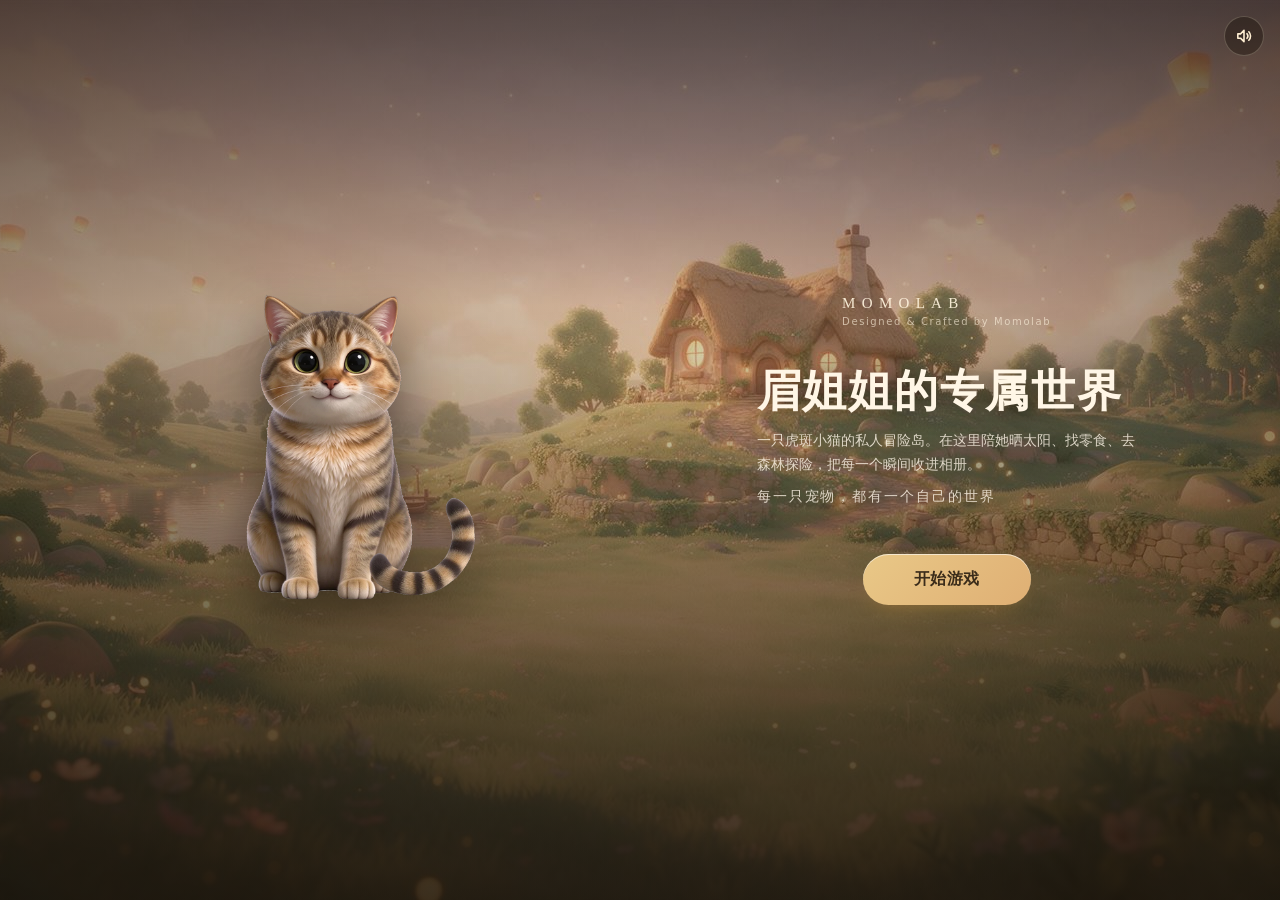
<file: index.html>
<!DOCTYPE html>
<html lang="zh-CN">
<head>
  <meta charset="UTF-8">
  <meta name="viewport" content="width=device-width, initial-scale=1, viewport-fit=cover">
  <meta name="theme-color" content="#FBF3E4">
  <meta name="description" content="Momolab · 为一只宠物定制的互动冒险世界">
  <title>Momolab · 眉姐姐的专属世界</title>
  <link rel="icon" href="assets/img/ui/favicon.svg" type="image/svg+xml">
  <link rel="preload" as="image" href="assets/img/scenes/keyart-opening.jpg">
  <link rel="stylesheet" href="css/style.css">
</head>
<body>

  <!-- ===== 开场 ===== -->
  <section id="opening" class="screen opening" aria-hidden="true">
    <div id="opKeyArt" class="op-art"></div>
    <div class="op-veil"></div>
    <div class="op-inner">
      <div class="op-brand">
        <span id="opGameName" class="op-mark">Momolab</span>
        <span id="opCredit" class="op-credit"></span>
      </div>

      <div class="op-hero">
        <img id="opPet" class="op-pet" src="assets/pets/pet001/happy.png" alt="宠物主角">
      </div>

      <div class="op-copy">
        <h1 id="opSubtitle"></h1>
        <p id="opDesc"></p>
        <p id="opTagline" class="op-tag"></p>
      </div>

      <div class="op-acts">
        <button id="opStart" class="btn primary big">开始游戏</button>
        <button id="opContinue" class="btn ghost big">继续游戏</button>
      </div>
      <p class="op-hint">手机与电脑都适配 · 进度自动保存在本机</p>
    </div>
    <button id="opSound" class="op-sound icon-btn" aria-label="声音开关" data-icon="sound"></button>
  </section>

  <!-- ===== 世界 ===== -->
  <main id="worldScreen" class="screen world is-hidden">
    <nav id="dock" class="dock" aria-label="主导航">
      <div class="dock-group">
        <button class="dock-btn" data-nav="world" aria-label="世界" data-icon="compass"><i>世界</i></button>
        <button class="dock-btn" data-nav="games" aria-label="游戏" data-icon="grid"><i>游戏</i></button>
        <button class="dock-btn" data-nav="tasks" aria-label="任务" data-icon="task"><i>任务</i></button>
        <button class="dock-btn" data-nav="collection" aria-label="收藏" data-icon="gem"><i>收藏</i></button>
        <button class="dock-btn" data-nav="album" aria-label="相册" data-icon="image"><i>相册</i></button>
      </div>
      <div class="dock-tail">
        <button class="dock-btn" data-nav="settings" aria-label="设置" data-icon="gear"><i>设置</i></button>
        <button id="dockSound" class="dock-btn" aria-label="声音开关" data-icon="sound"></button>
      </div>
    </nav>

    <div class="stage-wrap">
      <div id="stage" class="stage" data-area="home">
        <div id="sceneBg" class="scene-bg"></div>
        <div class="scene-vignette"></div>

        <header class="topbar">
          <button id="areaBtn" class="area-btn" data-open-areas>
            <span class="area-txt">
              <b id="areaName">宠物小屋</b>
              <i id="areaSub">午后的光落在木地板上</i>
            </span>
            <span class="area-chev" data-icon="next"></span>
          </button>
        </header>

        <div id="ambient" class="ambient" aria-hidden="true"></div>
        <div id="hotspots" class="hotspots"></div>

        <div id="petWrap" class="pet-wrap">
          <div class="pet-shadow"></div>
          <div class="pet-figure">
            <img id="petActor" class="pet-actor" src="assets/pets/pet001/happy.png" alt="眉姐姐">
            <div id="petDeco" class="pet-deco" style="display:none"></div>
            <img id="petHead" class="pet-head" src="assets/pets/pet001/layers/avatar__head.png" alt="">
            <div id="petDecoTop" class="pet-deco pet-deco-top" style="display:none"></div>
          </div>
          <div id="petSay" class="pet-say" role="status"></div>
          <div id="fxLayer" class="fx-layer"></div>
        </div>

        <div id="areaMenu" class="area-menu" aria-hidden="true"></div>

        <div class="actionbar" aria-label="互动">
          <button class="act-btn" data-action="pet"><span class="act-ic" data-icon="paw"></span><i>摸摸</i></button>
          <button class="act-btn" data-action="feed"><span class="act-ic" data-icon="feed"></span><i>喂食</i></button>
          <button class="act-btn" data-action="play"><span class="act-ic" data-icon="toy"></span><i>陪玩</i></button>
          <button class="act-btn" data-action="call"><span class="act-ic" data-icon="horn"></span><i>呼唤</i></button>
          <button class="act-btn" data-action="rest"><span class="act-ic" data-icon="rest"></span><i>休息</i></button>
          <button class="act-btn" data-action="wand"><span class="act-ic" data-icon="spark"></span><i>逗猫棒</i></button>
          <button class="act-btn" data-action="photo"><span class="act-ic" data-icon="camera"></span><i>拍照</i></button>
        </div>

        <div id="flash" class="flash"></div>
      </div>
    </div>

    <aside id="hud" class="hud" aria-label="宠物状态"></aside>
  </main>

  <!-- ===== 内容面板 ===== -->
  <section id="panelLayer" class="panel-layer" aria-hidden="true">
    <div id="panel" class="panel" role="dialog" aria-modal="true"></div>
  </section>

  <!-- ===== 选择抽屉 ===== -->
  <section id="sheetLayer" class="sheet-layer" aria-hidden="true">
    <div id="sheet" class="sheet" role="dialog" aria-modal="true"></div>
  </section>

  <!-- ===== 小游戏 ===== -->
  <section id="playModal" class="play-modal" aria-hidden="true">
    <div class="play-shell">
      <header class="play-head">
        <div class="play-titles">
          <h2 id="playTitle"></h2>
          <p id="playSub"></p>
        </div>
        <div id="playHud" class="play-hud"></div>
        <button id="playQuit" class="icon-btn" aria-label="退出小游戏" data-icon="close"></button>
      </header>
      <div id="playStage" class="play-stage"></div>
      <div id="playFoot" class="play-foot"></div>
    </div>
  </section>

  <!-- ===== 首次引导 ===== -->
  <section id="intro" class="intro" aria-hidden="true">
    <div class="intro-card">
      <span id="introStep" class="intro-step"></span>
      <h2 id="introTitle"></h2>
      <p id="introText"></p>
      <div id="introDots" class="intro-dots"></div>
      <div class="intro-acts">
        <button id="introSkip" class="btn ghost">跳过</button>
        <button id="introNext" class="btn primary">下一步</button>
      </div>
    </div>
  </section>

  <div id="toastLayer" class="toast-layer" aria-live="polite"></div>

  <script src="assets/config/game-config.js"></script>
  <script src="js/icons.js"></script>
  <script src="js/store.js"></script>
  <script src="js/audio.js"></script>
  <script src="js/pet.js"></script>
  <script src="js/world.js"></script>
  <script src="js/interact.js"></script>
  <script src="js/tasks.js"></script>
  <script src="js/ui.js"></script>
  <script src="js/album.js"></script>
  <script src="js/minigames.js"></script>
  <script src="js/dressup.js"></script>
  <script src="js/quiz.js"></script>
  <script src="js/panels.js"></script>
  <script src="js/app.js"></script>
</body>
</html>
</file>
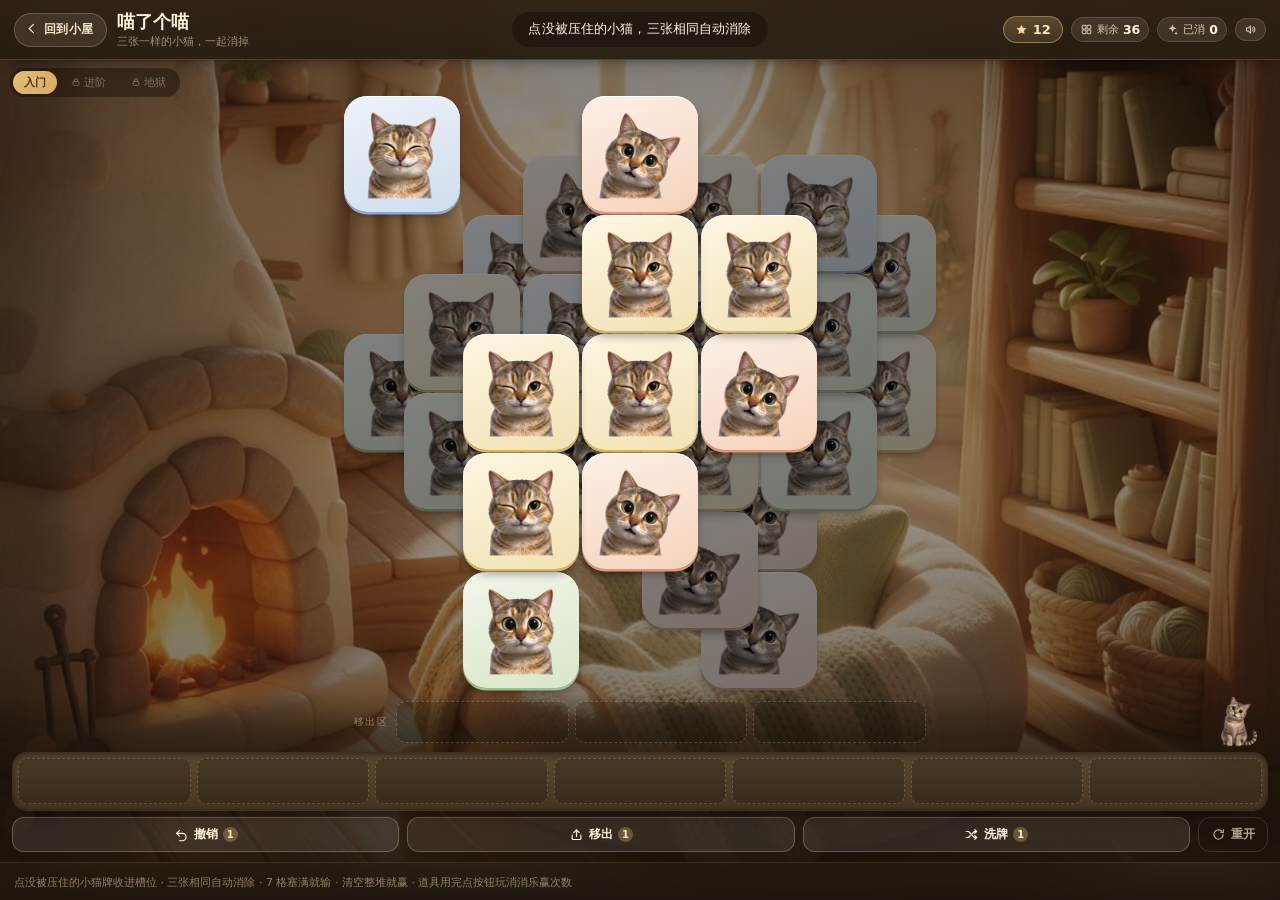
<file: game.html>
<!DOCTYPE html>
<html lang="zh-CN">
<head>
  <meta charset="UTF-8">
  <meta name="viewport" content="width=device-width, initial-scale=1, viewport-fit=cover">
  <meta name="theme-color" content="#2E2114">
  <meta name="description" content="Momolab 小游戏 · 整页游玩">
  <title>小游戏 · Momolab</title>
  <link rel="icon" href="assets/img/ui/favicon.svg" type="image/svg+xml">
  <link rel="stylesheet" href="css/style.css">
  <link rel="stylesheet" href="css/game-page.css">
</head>
<body class="game-page">

  <div id="gpBg" class="gp-bg" aria-hidden="true"><i></i><i></i><i></i><i></i><i></i><i></i></div>

  <!-- ===== 整页小游戏 ===== -->
  <section id="playModal" class="play-modal open" aria-hidden="false">
    <div class="play-shell">
      <header class="play-head">
        <button id="playQuit" aria-label="回到小屋"><span data-icon="back"></span><i>回到小屋</i></button>
        <div class="play-titles">
          <h2 id="playTitle"></h2>
          <p id="playSub"></p>
        </div>
        <div class="gp-meta">
          <span id="gpCoins" class="gp-coins" title="星星"></span>
          <div id="playHud" class="play-hud"></div>
        </div>
      </header>
      <div id="playStage" class="play-stage"></div>
      <div id="playFoot" class="play-foot"></div>
    </div>
  </section>

  <!-- ui.js 需要的层（整页版用不到面板，但保留接口一致） -->
  <section id="panelLayer" class="panel-layer" aria-hidden="true"><div id="panel" class="panel" role="dialog" aria-modal="true"></div></section>
  <section id="sheetLayer" class="sheet-layer" aria-hidden="true"><div id="sheet" class="sheet" role="dialog" aria-modal="true"></div></section>
  <div id="toastLayer" class="toast-layer" aria-live="polite"></div>

  <script src="assets/config/game-config.js"></script>
  <script src="js/icons.js"></script>
  <script src="js/store.js"></script>
  <script src="js/audio.js"></script>
  <script src="js/ui.js"></script>
  <script src="js/minigames.js"></script>
  <script src="js/game-page.js"></script>
</body>
</html>
</file>
<file: css/style.css>
/* ============================================================
 * Momolab · 视觉系统
 * 治愈系 3D 冒险：奶油纸感、柔和体积光、圆角木质 UI
 * ============================================================ */

:root {
  --cream: #FBF3E4;
  --paper: #FFFDF7;
  --paper-2: #F6EEDF;
  --ink: #3A3128;
  --ink-2: #6C6050;
  --ink-3: #9A8B77;
  --sage: #8FAE87;
  --sage-d: #6C8A64;
  --peach: #EFB39A;
  --gold: #E2BE79;
  --line: rgba(58, 49, 40, .12);
  --shadow-lg: 0 28px 60px -28px rgba(50, 36, 20, .55);
  --shadow-sm: 0 8px 22px -12px rgba(50, 36, 20, .45);
  --r-lg: 26px;
  --r-md: 18px;
  --r-sm: 12px;
  --font: "PingFang SC", "Hiragino Sans GB", "Microsoft YaHei", system-ui, -apple-system, sans-serif;
  --serif: "Songti SC", "STSong", "Noto Serif SC", "SimSun", serif;
  --safe-b: env(safe-area-inset-bottom, 0px);
  --safe-t: env(safe-area-inset-top, 0px);
}

* { box-sizing: border-box; }
html, body { height: 100%; }
body {
  margin: 0;
  font-family: var(--font);
  color: var(--ink);
  background: #EFE5D3;
  -webkit-font-smoothing: antialiased;
  -webkit-tap-highlight-color: transparent;
  overflow: hidden;
  overscroll-behavior: none;
}
button { font-family: inherit; color: inherit; cursor: pointer; border: 0; background: none; }
img { -webkit-user-drag: none; user-select: none; }
h1, h2, h3, h4, p { margin: 0; }
.screen { position: fixed; inset: 0; }

/* ---------- 通用按钮 ---------- */
.btn {
  display: inline-flex; align-items: center; justify-content: center; gap: 8px;
  padding: 12px 22px; border-radius: 99px; font-size: 15px; font-weight: 600;
  letter-spacing: .02em; transition: transform .18s ease, box-shadow .18s ease, background .18s ease;
}
.btn.primary {
  background: linear-gradient(135deg, #E9C887, #DFAF74);
  color: #3B2C1A;
  box-shadow: 0 10px 24px -12px rgba(180, 130, 60, .8), inset 0 1px 0 rgba(255, 255, 255, .6);
}
.btn.primary:hover { transform: translateY(-2px); box-shadow: 0 16px 30px -14px rgba(180, 130, 60, .85); }
.btn.ghost {
  background: rgba(255, 253, 247, .82); color: var(--ink);
  border: 1px solid rgba(58, 49, 40, .16);
  box-shadow: 0 8px 20px -16px rgba(50, 36, 20, .6);
}
.btn.ghost:hover { background: #fff; transform: translateY(-2px); }
.btn.big { padding: 15px 34px; font-size: 16px; min-width: 168px; }
.btn.small { padding: 8px 14px; font-size: 13px; border-radius: 12px; }
.btn:disabled { opacity: .5; cursor: default; transform: none; box-shadow: none; }
.icon-btn {
  width: 40px; height: 40px; border-radius: 50%; display: grid; place-items: center;
  color: var(--ink); background: rgba(255, 253, 247, .86);
  border: 1px solid rgba(58, 49, 40, .1);
  transition: transform .18s ease, background .18s ease;
}
.icon-btn:hover { transform: scale(1.05); background: #fff; }
.icon-btn svg { width: 20px; height: 20px; }

/* ============================================================
   开场
   ============================================================ */
.opening { z-index: 90; overflow: hidden; background: #E8D9C2; }
.op-art {
  position: absolute; inset: 0;
  background-size: cover; background-position: center;
  animation: op-drift 26s ease-in-out infinite alternate;
}
.op-veil {
  position: absolute; inset: 0; pointer-events: none;
  background:
    radial-gradient(80% 60% at 50% 42%, rgba(255, 233, 200, .06), rgba(30, 20, 12, .5) 100%),
    linear-gradient(180deg, rgba(26, 18, 11, .5) 0%, rgba(26, 18, 11, .12) 34%, rgba(24, 16, 10, .72) 100%);
}
@keyframes op-drift {
  from { transform: scale(1.02) translate3d(0, 0, 0); }
  to { transform: scale(1.1) translate3d(-1.5%, -1%, 0); }
}
.op-inner {
  position: relative; z-index: 2; height: 100%;
  display: flex; flex-direction: column; align-items: center; justify-content: center;
  padding: calc(var(--safe-t) + 26px) 24px calc(var(--safe-b) + 26px);
  text-align: center; gap: 10px;
}
.op-brand { display: flex; flex-direction: column; gap: 4px; align-items: center; }
.op-mark {
  font-family: var(--serif); font-size: 15px; letter-spacing: .42em; text-transform: uppercase;
  color: #FFF4DE; opacity: .92;
}
.op-credit { font-size: 10px; letter-spacing: .16em; color: rgba(255, 244, 222, .62); }
.op-hero { position: relative; margin: 6px 0 2px; }
.op-pet {
  width: clamp(150px, 38vw, 260px); height: auto; display: block;
  filter: drop-shadow(0 22px 26px rgba(20, 12, 6, .5));
  animation: op-float 6s ease-in-out infinite;
}
@keyframes op-float {
  0%, 100% { transform: translateY(0); }
  50% { transform: translateY(-8px); }
}
.op-copy { display: flex; flex-direction: column; gap: 8px; max-width: 520px; }
.op-copy h1 {
  font-family: var(--serif); font-size: clamp(26px, 6.4vw, 40px); font-weight: 600;
  color: #FFF6E6; text-shadow: 0 4px 24px rgba(30, 18, 8, .6); letter-spacing: .04em;
}
.op-copy p, .op-tag { font-size: 13px; line-height: 1.7; color: rgba(255, 246, 232, .8); }
.op-tag { font-size: 11px; letter-spacing: .14em; color: rgba(255, 240, 214, .6); }
.op-acts { display: flex; flex-direction: column; gap: 10px; margin-top: 10px; width: min(320px, 84vw); }
.op-acts .btn { width: 100%; }
.op-hint { margin-top: 4px; font-size: 11px; color: rgba(255, 244, 222, .55); letter-spacing: .04em; }
.op-sound {
  position: absolute; z-index: 4; top: calc(var(--safe-t) + 16px); right: 16px;
  background: rgba(30, 22, 14, .45); color: #FFEFD3; border-color: rgba(255, 240, 214, .22);
}
.opening:not(.show) { display: none; }

@media (min-width: 900px) {
  .op-inner {
    display: grid; grid-template-columns: 1.05fr .95fr;
    grid-template-areas: "hero brand" "hero copy" "hero acts";
    align-content: center; align-items: center; justify-items: center;
    gap: 4px 40px; text-align: left; max-width: 1180px; margin: 0 auto;
  }
  .op-brand { grid-area: brand; align-items: flex-start; }
  .op-hero { grid-area: hero; }
  .op-copy { grid-area: copy; align-items: flex-start; }
  .op-acts { grid-area: acts; flex-direction: row; width: auto; }
  .op-acts .btn { width: auto; }
  .op-hint { display: none; }
  .op-pet { width: clamp(240px, 26vw, 380px); }
  .op-copy h1 { font-size: 44px; }
  .op-copy p { font-size: 14px; max-width: 380px; }
}

/* ============================================================
   世界 · 场景
   ============================================================ */
.world { z-index: 10; background: #201811; }
.world.is-hidden { display: none; }
.stage-wrap {
  position: fixed; inset: 0; display: flex; align-items: center; justify-content: center;
  background:
    radial-gradient(60% 50% at 50% 30%, #4A3A29, #241B13 100%);
}
.stage {
  position: relative; width: 100%; height: 100%; overflow: hidden;
  background: #2B2118; isolation: isolate;
}
.scene-bg {
  position: absolute; inset: -2px; background-size: cover; background-position: center 40%;
  transition: opacity .36s ease, transform .52s cubic-bezier(.3, .8, .3, 1), filter .36s ease;
  transform: scale(1.01);
  will-change: opacity, transform;
}
.scene-bg.is-out { opacity: 0; transform: scale(1.045); filter: blur(2px); }
.scene-vignette {
  position: absolute; inset: 0; pointer-events: none; z-index: 1;
  background:
    radial-gradient(130% 88% at 50% 26%, transparent 42%, rgba(26, 18, 11, .42) 100%),
    linear-gradient(180deg, rgba(26, 18, 11, .46) 0%, rgba(26, 18, 11, 0) 22%, rgba(26, 18, 11, 0) 56%, rgba(22, 15, 9, .62) 100%);
}
.stage::after {
  content: ""; position: absolute; inset: 0; pointer-events: none; z-index: 2;
  background-image: url("data:image/svg+xml,%3Csvg xmlns='http://www.w3.org/2000/svg' width='140' height='140'%3E%3Cfilter id='n'%3E%3CfeTurbulence type='fractalNoise' baseFrequency='.9' numOctaves='2'/%3E%3C/filter%3E%3Crect width='140' height='140' filter='url(%23n)' opacity='.35'/%3E%3C/svg%3E");
  opacity: .16; mix-blend-mode: soft-light;
}

/* ---------- 顶栏 ---------- */
.topbar {
  position: absolute; z-index: 7; top: calc(var(--safe-t) + 12px); left: 12px; right: 12px;
  display: flex; align-items: flex-start; justify-content: space-between; pointer-events: none;
}
.area-btn {
  pointer-events: auto; display: flex; align-items: center; gap: 10px;
  padding: 9px 14px; border-radius: 16px;
  background: rgba(255, 251, 241, .84); backdrop-filter: blur(10px);
  border: 1px solid rgba(255, 255, 255, .5);
  box-shadow: var(--shadow-sm); text-align: left;
}
.area-btn:hover { background: rgba(255, 253, 247, .95); }
.area-txt { display: flex; flex-direction: column; gap: 2px; }
.area-txt b { font-size: 15px; font-weight: 700; letter-spacing: .02em; }
.area-txt i { font-size: 11px; font-style: normal; color: var(--ink-2); }
.area-chev { width: 16px; height: 16px; color: var(--ink-2); display: grid; place-items: center; }
.area-chev svg { width: 16px; height: 16px; }

/* ---------- 热点 ---------- */
.hotspots { position: absolute; inset: 0; z-index: 4; pointer-events: none; }
.hotspot {
  position: absolute; width: 54px; height: 54px; padding: 0; pointer-events: auto;
  transform: translate(-50%, -50%); display: grid; place-items: center;
  filter: drop-shadow(0 6px 12px rgba(20, 12, 6, .4));
}
.hs-ring {
  position: absolute; inset: 0; border-radius: 50%;
  border: 1.5px solid rgba(255, 246, 226, .8);
  background: radial-gradient(circle, rgba(255, 246, 226, .5), rgba(255, 246, 226, 0) 68%);
  animation: ping 2.8s ease-out infinite;
}
@keyframes ping {
  0% { transform: scale(.72); opacity: .9; }
  70% { transform: scale(1.28); opacity: 0; }
  100% { opacity: 0; }
}
.hs-core {
  position: relative; width: 36px; height: 36px; border-radius: 50%;
  display: grid; place-items: center; color: #584733;
  background: linear-gradient(160deg, rgba(255, 252, 243, .96), rgba(246, 233, 209, .9));
  border: 1px solid rgba(255, 255, 255, .7);
  box-shadow: inset 0 1px 0 #fff, 0 4px 10px -4px rgba(30, 20, 10, .45);
  transition: transform .2s ease;
}
.hs-core svg { width: 19px; height: 19px; }
.hotspot:hover .hs-core, .hotspot:focus-visible .hs-core { transform: scale(1.12); }
.hs-label {
  position: absolute; top: calc(100% + 1px); left: 50%; transform: translateX(-50%);
  font-size: 10px; letter-spacing: .02em; white-space: nowrap;
  color: #FFF6E7; background: rgba(32, 23, 15, .58);
  padding: 2px 7px; border-radius: 99px; backdrop-filter: blur(4px);
  opacity: .92; transition: opacity .2s ease;
}
.hotspot.is-locked .hs-core { color: #8C7B66; }
.hotspot.is-done .hs-core { color: var(--sage-d); }
.hotspot.is-done .hs-ring { animation: none; opacity: .3; }
.hotspot.shake { animation: shake .45s ease; }
@keyframes shake {
  0%, 100% { transform: translate(-50%, -50%); }
  20% { transform: translate(calc(-50% - 5px), -50%); }
  50% { transform: translate(calc(-50% + 5px), -50%); }
  80% { transform: translate(calc(-50% - 3px), -50%); }
}

/* ---------- 宠物 ---------- */
.pet-wrap {
  position: absolute; left: 50%; bottom: 25%; width: 40%; max-width: 320px;
  aspect-ratio: 1 / 1; transform: translateX(-50%); z-index: 3; cursor: pointer;
  touch-action: none;
  transition: left .3s cubic-bezier(.2, .9, .3, 1), bottom .3s cubic-bezier(.2, .9, .3, 1);
}
.pet-wrap.is-dragging {
  transition: none; cursor: grabbing; z-index: 6;
}
.pet-wrap.is-dragging .pet-figure {
  animation: none; transform: scale(1.05) rotate(-2deg);
  filter: drop-shadow(0 18px 26px rgba(24, 15, 8, .42));
}
.pet-wrap.is-dragging .pet-shadow { animation: none; opacity: .5; transform: translateX(-50%) scale(.86); }
.pet-wrap.is-drop .pet-figure { animation: settle-drop .5s cubic-bezier(.3, .8, .3, 1); }
@keyframes settle-drop {
  0% { transform: scale(1.06, .92); }
  45% { transform: scale(.96, 1.06); }
  100% { transform: scale(1, 1); }
}
.pet-actor {
  position: absolute; left: 0; top: 0; z-index: 1;
  width: 100%; height: 100%; object-fit: contain;
  filter: drop-shadow(0 10px 18px rgba(24, 15, 8, .32));
  transition: opacity .18s ease;
}
/* 立绘分三层叠：身体 → 颈部/身体装饰 → 头部 → 头部装饰。
   头部是一张同坐标的裁切图，盖住围巾上缘，看起来才是“戴/围”在脖子上。 */
.pet-figure {
  position: absolute; left: 0; top: 0; width: 100%; height: 100%;
  transform-origin: 50% 92%;
  animation: breathe 5.2s ease-in-out infinite;
}
.pet-head {
  position: absolute; left: 0; top: 0; z-index: 3;
  width: 100%; height: auto; pointer-events: none;
}
@keyframes breathe {
  0%, 100% { transform: translateY(0) scale(1, 1); }
  50% { transform: translateY(-3px) scale(1.008, 1.012); }
}
.pet-shadow {
  position: absolute; left: 50%; bottom: 2%; width: 58%; height: 9%;
  transform: translateX(-50%); border-radius: 50%;
  background: radial-gradient(ellipse, rgba(28, 18, 10, .42), rgba(28, 18, 10, 0) 72%);
  filter: blur(3px); z-index: 1;
  animation: shadow-pulse 5.2s ease-in-out infinite;
}
@keyframes shadow-pulse {
  0%, 100% { transform: translateX(-50%) scale(1); opacity: .9; }
  50% { transform: translateX(-50%) scale(.97); opacity: .78; }
}
.pet-deco {
  position: absolute; z-index: 3; pointer-events: none;
  transform: translate(-50%, -50%); height: auto;
  filter: drop-shadow(0 3px 6px rgba(20, 12, 6, .25));
}
.pet-say {
  position: absolute; z-index: 6; left: 50%; bottom: 88%; transform: translate(-50%, 8px) scale(.94);
  width: max-content; max-width: 270px; padding: 9px 13px; border-radius: 14px;
  background: rgba(255, 252, 243, .94); color: var(--ink);
  font-size: 12px; line-height: 1.6; text-align: left;
  border: 1px solid rgba(255, 255, 255, .7);
  box-shadow: 0 12px 28px -18px rgba(30, 20, 10, .9);
  opacity: 0; pointer-events: none; transition: opacity .28s ease, transform .28s cubic-bezier(.2, .9, .3, 1);
}
.pet-say::after {
  content: ""; position: absolute; left: 50%; bottom: -6px; width: 12px; height: 12px;
  background: inherit; border-right: 1px solid rgba(255, 255, 255, .7);
  border-bottom: 1px solid rgba(255, 255, 255, .7);
  transform: translateX(-50%) rotate(45deg);
}
.pet-say.show { opacity: 1; transform: translate(-50%, 0) scale(1); }
.fx-layer { position: absolute; inset: -12% -20%; pointer-events: none; z-index: 5; overflow: visible; }
.fx { position: absolute; color: #FFE2C0; display: block; }
.fx svg { width: 20px; height: 20px; }
.fx.burst { animation: rise 1.7s ease-out forwards; opacity: 0; }
@keyframes rise {
  0% { opacity: 0; transform: translate(0, 8px) scale(.4); }
  18% { opacity: 1; transform: translate(0, 0) scale(var(--s, 1)); }
  100% { opacity: 0; transform: translate(var(--dx, 0), -68px) scale(calc(var(--s, 1) * .8)); }
}
.fx .zz { font-family: var(--serif); }
.fx.zz { font-family: var(--serif); font-size: 20px; color: #FFF3DC; font-style: italic; animation: float-up 2.2s ease-out forwards; opacity: 0; }
@keyframes float-up {
  0% { opacity: 0; transform: translate(0, 0) scale(.7); }
  20% { opacity: .9; }
  100% { opacity: 0; transform: translate(14px, -52px) scale(1.1); }
}
.fx.foodfly { width: 62px; animation: food-to 2.2s cubic-bezier(.3, .7, .3, 1) forwards; }
@keyframes food-to {
  0% { opacity: 0; transform: translate(-140px, 40px) scale(1.1) rotate(-20deg); }
  25% { opacity: 1; }
  100% { opacity: 0; transform: translate(-6px, -22px) scale(.7) rotate(10deg); }
}
.fx.toyfly { width: 92px; animation: toy-around 3s cubic-bezier(.4, .2, .4, 1) forwards; }
@keyframes toy-around {
  0% { opacity: 0; transform: translate(-120px, 0) rotate(0); }
  18% { opacity: 1; }
  50% { transform: translate(30px, -70px) rotate(160deg); }
  80% { transform: translate(110px, 10px) rotate(300deg); }
  100% { opacity: 0; transform: translate(140px, 40px) rotate(420deg); }
}

/* 动作 */
.expr-swap { animation: expr-fade .22s ease; }
@keyframes expr-fade { from { opacity: .35; transform: translateY(1px); } to { opacity: 1; } }
.pet-wrap.act-happy .pet-figure { animation: hop 1.5s cubic-bezier(.3, .8, .3, 1); }
@keyframes hop {
  0%, 100% { transform: translateY(0) scale(1); }
  18% { transform: translateY(-16px) scale(1.02, .98); }
  36% { transform: translateY(0) scale(.98, 1.02); }
  54% { transform: translateY(-9px) scale(1.01, .99); }
  72% { transform: translateY(0) scale(1); }
}
.pet-wrap.act-eat .pet-figure { animation: eat 2.4s ease-in-out; }
@keyframes eat {
  0%, 100% { transform: translateY(0) rotate(0); }
  12% { transform: translateY(6px) rotate(-4deg); }
  30% { transform: translateY(9px) rotate(-6deg) scaleY(.97); }
  45% { transform: translateY(4px) rotate(-3deg); }
  60% { transform: translateY(9px) rotate(-5deg) scaleY(.97); }
  78% { transform: translateY(3px) rotate(-2deg); }
}
.pet-wrap.act-play .pet-figure { animation: pounce 2.9s cubic-bezier(.3, .7, .3, 1); }
@keyframes pounce {
  0%, 100% { transform: translate(0, 0) rotate(0) scale(1); }
  15% { transform: translate(-8%, 4px) rotate(-6deg) scale(.96, 1.02); }
  32% { transform: translate(9%, -18px) rotate(7deg) scale(1.03, .97); }
  52% { transform: translate(-4%, 2px) rotate(-3deg); }
  70% { transform: translate(5%, -10px) rotate(4deg); }
}
.pet-wrap.act-sleep .pet-figure, .pet-wrap.act-rest .pet-figure { animation: settle 4s ease-in-out; transform-origin: 50% 100%; }
@keyframes settle {
  0% { transform: translateY(0) scale(1, 1); }
  22% { transform: translateY(10px) scale(1.02, .96); }
  100% { transform: translateY(12px) scale(1.03, .95); }
}
.pet-wrap.act-call .pet-figure { animation: call-hop 1.6s cubic-bezier(.3, .8, .3, 1); }
@keyframes call-hop {
  0%, 100% { transform: translateY(0) rotate(0); }
  30% { transform: translateY(-12px) rotate(-3deg); }
  55% { transform: translateY(0) rotate(2deg); }
  75% { transform: translateY(-5px) rotate(-1deg); }
}
.pet-wrap.act-walk .pet-figure { animation: walk 1.4s ease-in-out; }
@keyframes walk {
  0%, 100% { transform: translateY(0) rotate(0); }
  20% { transform: translateY(-8px) rotate(-2deg); }
  40% { transform: translateY(0) rotate(0); }
  60% { transform: translateY(-8px) rotate(2deg); }
  80% { transform: translateY(0); }
}
.pet-wrap.act-shy .pet-figure { animation: shy 1.6s ease-in-out; }
@keyframes shy {
  0%, 100% { transform: rotate(0) translateY(0); }
  35% { transform: rotate(-5deg) translateY(4px); }
  65% { transform: rotate(4deg) translateY(2px); }
}
.pet-wrap.act-breathe .pet-figure { animation: breathe 5.2s ease-in-out infinite; }

/* ---------- 互动按钮 ---------- */
.actionbar {
  position: absolute; z-index: 8; left: 50%; transform: translateX(-50%);
  bottom: calc(96px + var(--safe-b));
  display: flex; gap: 7px; padding: 6px; border-radius: 22px;
  background: rgba(28, 20, 13, .28); backdrop-filter: blur(8px);
  border: 1px solid rgba(255, 248, 233, .18);
}
.act-btn {
  width: clamp(44px, 12vw, 54px); height: clamp(46px, 12vw, 56px);
  border-radius: 15px; display: flex; flex-direction: column; align-items: center; justify-content: center; gap: 2px;
  background: rgba(255, 251, 241, .92);
  box-shadow: inset 0 1px 0 #fff, 0 6px 16px -10px rgba(20, 12, 6, .8);
  transition: transform .16s ease, background .16s ease;
}
.act-btn:hover { transform: translateY(-3px); background: #fff; }
.act-btn:active { transform: translateY(0) scale(.96); }
.act-ic { width: 22px; height: 22px; display: grid; place-items: center; color: #5C4A34; }
.act-ic svg { width: 21px; height: 21px; }
.act-btn i { font-style: normal; font-size: 9.5px; color: var(--ink-2); letter-spacing: .02em; }

/* ---------- 导航 ---------- */
.dock {
  position: fixed; z-index: 40; left: 0; right: 0; bottom: 0;
  display: flex; align-items: flex-end; justify-content: space-between; gap: 8px;
  padding: 8px 12px calc(8px + var(--safe-b));
  background: linear-gradient(180deg, rgba(24, 17, 11, 0), rgba(20, 14, 9, .5));
  pointer-events: none;
}
.dock-group, .dock-tail {
  display: flex; gap: 2px; padding: 5px; border-radius: 20px;
  background: rgba(255, 251, 242, .9); backdrop-filter: blur(14px);
  border: 1px solid rgba(255, 255, 255, .5);
  box-shadow: 0 10px 26px -16px rgba(20, 12, 6, .8);
  pointer-events: auto;
}
.dock-btn {
  width: 52px; height: 46px; border-radius: 15px; display: flex; flex-direction: column;
  align-items: center; justify-content: center; gap: 1px; color: var(--ink-2);
  transition: background .18s ease, color .18s ease;
}
.dock-btn svg { width: 21px; height: 21px; }
.dock-btn i { font-style: normal; font-size: 9.5px; letter-spacing: .02em; }
.dock-btn:hover { background: rgba(226, 205, 170, .32); color: var(--ink); }
.dock-btn.is-active { color: #6B4F2C; background: rgba(226, 190, 121, .34); }
.dock-tail { padding: 5px 4px; }
.dock-tail .dock-btn { width: 40px; }

/* ---------- HUD ---------- */
.hud { position: fixed; z-index: 41; left: 12px; right: 12px; top: calc(var(--safe-t) + 66px); pointer-events: none; }
.hud-card {
  display: flex; align-items: center; gap: 10px; padding: 7px 10px;
  border-radius: 16px; background: rgba(255, 251, 242, .82); backdrop-filter: blur(12px);
  border: 1px solid rgba(255, 255, 255, .5);
  box-shadow: 0 8px 22px -16px rgba(20, 12, 6, .9);
  pointer-events: auto;
}
.hud-pet { display: flex; align-items: center; gap: 8px; padding: 0; flex: 0 0 auto; }
.hud-avatar { width: 34px; height: 34px; border-radius: 50%; object-fit: cover; background: #F3E6D2; border: 1px solid rgba(255, 255, 255, .8); }
.hud-id { display: flex; flex-direction: column; align-items: flex-start; gap: 1px; }
.hud-id b { font-size: 12.5px; }
.hud-id i { font-style: normal; font-size: 9.5px; color: var(--ink-3); }
.hud-bars { display: flex; gap: 8px; flex: 1 1 auto; min-width: 0; }
.hud-bar { display: flex; align-items: center; gap: 4px; flex: 1 1 0; min-width: 0; }
.hb-ic { width: 14px; height: 14px; color: #8A6A46; flex: 0 0 auto; display: grid; place-items: center; }
.hb-ic svg { width: 14px; height: 14px; }
.hb-track { position: relative; height: 5px; flex: 1 1 auto; min-width: 8px; border-radius: 99px; background: rgba(58, 49, 40, .14); overflow: hidden; }
.hb-track i { position: absolute; inset: 0 auto 0 0; border-radius: 99px; background: linear-gradient(90deg, #E7C783, #D9A05F); transition: width .5s cubic-bezier(.3, .8, .3, 1); }
.hud-bar[data-key="bond"] .hb-track i { background: linear-gradient(90deg, #F0B39A, #DE8F7A); }
.hud-bar[data-key="vigor"] .hb-track i { background: linear-gradient(90deg, #B6C99F, #8CAA7B); }
.hud-bar[data-key="explore"] .hb-track i { background: linear-gradient(90deg, #A9C6C0, #7FA49E); }
.hud-bar em { font-style: normal; font-size: 9px; color: var(--ink-3); width: 12px; text-align: right; flex: 0 0 auto; }
.hud-meta { display: none; }

/* ---------- 区域选择 ---------- */
.area-menu {
  position: absolute; z-index: 20; left: 12px; top: calc(var(--safe-t) + 112px); width: min(320px, calc(100vw - 24px));
  background: rgba(255, 252, 244, .96); backdrop-filter: blur(14px);
  border-radius: 20px; box-shadow: var(--shadow-lg); border: 1px solid rgba(255, 255, 255, .6);
  padding: 12px; opacity: 0; transform: translateY(-8px) scale(.98); pointer-events: none;
  transition: opacity .24s ease, transform .24s cubic-bezier(.2, .9, .3, 1);
}
.area-menu.open { opacity: 1; transform: none; pointer-events: auto; }
.area-menu-head { display: flex; align-items: center; justify-content: space-between; margin-bottom: 8px; }
.area-menu-head h3 { font-size: 14px; letter-spacing: .04em; }
.area-close { width: 30px; height: 30px; }
.area-close svg { width: 16px; height: 16px; }
.area-list { display: flex; flex-direction: column; gap: 4px; }
.area-row { display: flex; align-items: center; gap: 10px; padding: 9px 10px; border-radius: 13px; text-align: left; transition: background .16s ease; }
.area-row:hover { background: rgba(226, 205, 170, .28); }
.area-row.is-current { background: rgba(226, 190, 121, .3); }
.area-row.is-locked { opacity: .62; }
.area-ic { width: 30px; height: 30px; border-radius: 10px; background: rgba(240, 226, 200, .7); display: grid; place-items: center; color: #6A5337; }
.area-ic svg { width: 17px; height: 17px; }
.area-txt { display: flex; flex-direction: column; gap: 1px; flex: 1 1 auto; min-width: 0; }
.area-txt b { font-size: 12.5px; }
.area-txt i { font-style: normal; font-size: 10px; color: var(--ink-3); white-space: nowrap; overflow: hidden; text-overflow: ellipsis; }
.area-go { font-size: 10px; color: var(--ink-3); flex: 0 0 auto; }

/* ---------- 闪光 ---------- */
.flash { position: absolute; inset: 0; z-index: 12; background: #fff; opacity: 0; pointer-events: none; }
.flash.go { animation: flash .4s ease-out; }
@keyframes flash { 0% { opacity: .0; } 25% { opacity: .55; } 100% { opacity: 0; } }

/* ============================================================
   面板 / 抽屉
   ============================================================ */
.panel-layer {
  position: fixed; inset: 0; z-index: 60; display: flex; align-items: flex-end; justify-content: center;
  background: rgba(26, 19, 12, .45); backdrop-filter: blur(4px);
  opacity: 0; pointer-events: none; transition: opacity .26s ease;
}
.panel-layer.open { opacity: 1; pointer-events: auto; }
.panel {
  width: 100%; max-height: 88vh; background: var(--paper);
  border-radius: 24px 24px 0 0; display: flex; flex-direction: column;
  box-shadow: 0 -20px 60px -30px rgba(20, 12, 6, .9);
  transform: translateY(26px); transition: transform .3s cubic-bezier(.2, .9, .3, 1);
  padding-bottom: var(--safe-b); overflow: hidden;
}
.panel-layer.open .panel { transform: none; }
.panel-head {
  display: flex; align-items: center; gap: 10px; padding: 15px 16px 12px;
  border-bottom: 1px solid var(--line); background: linear-gradient(180deg, #FFFDF8, #FBF5E9);
}
.panel-head .panel-close { flex: 0 0 auto; background: rgba(58, 49, 40, .06); border-color: transparent; width: 34px; height: 34px; }
.panel-head .panel-close svg { width: 18px; height: 18px; }
.panel-titles { flex: 1 1 auto; min-width: 0; }
.panel-titles h2 { font-family: var(--serif); font-size: 20px; font-weight: 600; letter-spacing: .04em; }
.panel-titles p { font-size: 11px; color: var(--ink-3); margin-top: 2px; }
.panel-extra { flex: 0 0 auto; font-size: 12px; color: var(--ink-2); }
.panel-count { font-variant-numeric: tabular-nums; color: var(--ink-3); }
.panel-badge {
  font-size: 11px; padding: 4px 10px; border-radius: 99px; background: rgba(226, 190, 121, .34); color: #6B4F2C;
}
.panel-body { overflow-y: auto; -webkit-overflow-scrolling: touch; padding: 16px; display: flex; flex-direction: column; gap: 14px; }
.panel-body, .sheet-body { scrollbar-width: thin; scrollbar-color: rgba(180, 140, 80, .55) rgba(58, 49, 40, .07); }
.panel-body::-webkit-scrollbar, .sheet-body::-webkit-scrollbar { width: 8px; }
.panel-body::-webkit-scrollbar-track, .sheet-body::-webkit-scrollbar-track { background: rgba(58, 49, 40, .07); border-radius: 99px; }
.panel-body::-webkit-scrollbar-thumb, .sheet-body::-webkit-scrollbar-thumb {
  background: linear-gradient(180deg, rgba(226, 190, 121, .8), rgba(180, 140, 80, .65)); border-radius: 99px;
  border: 2px solid rgba(255, 253, 247, .9);
}
.panel-body::-webkit-scrollbar-thumb:hover, .sheet-body::-webkit-scrollbar-thumb:hover { background: rgba(180, 140, 80, .9); }

@media (min-width: 760px) {
  .panel-layer { align-items: center; padding: 24px; }
  .panel { width: min(800px, 100%); max-height: 84vh; border-radius: 26px; transform: translateY(14px) scale(.985); }
  .panel-body { padding: 20px 24px 24px; }
}

.sheet-layer {
  position: fixed; inset: 0; z-index: 70; display: flex; align-items: flex-end; justify-content: center;
  background: rgba(26, 19, 12, .42); backdrop-filter: blur(4px);
  opacity: 0; pointer-events: none; transition: opacity .24s ease;
}
.sheet-layer.open { opacity: 1; pointer-events: auto; }
.sheet {
  width: 100%; max-width: 560px; max-height: 80vh; display: flex; flex-direction: column;
  background: var(--paper); border-radius: 22px 22px 0 0; padding-bottom: var(--safe-b);
  box-shadow: 0 -18px 50px -26px rgba(20, 12, 6, .9);
  transform: translateY(30px); transition: transform .28s cubic-bezier(.2, .9, .3, 1); overflow: hidden;
}
.sheet-layer.open .sheet { transform: none; }
@media (min-width: 760px) { .sheet-layer { align-items: center; } .sheet { border-radius: 22px; max-height: 76vh; } }
.sheet-head { display: flex; align-items: flex-start; gap: 10px; padding: 16px 16px 10px; }
.sheet-titles { flex: 1 1 auto; }
.sheet-titles h3 { font-family: var(--serif); font-size: 18px; font-weight: 600; }
.sheet-titles p { font-size: 11.5px; color: var(--ink-3); margin-top: 3px; line-height: 1.5; }
.sheet-close { flex: 0 0 auto; width: 32px; height: 32px; background: rgba(58, 49, 40, .06); border-color: transparent; }
.sheet-close svg { width: 16px; height: 16px; }
.sheet-body { padding: 4px 16px 12px; overflow-y: auto; }
.sheet-acts { display: flex; gap: 8px; padding: 10px 16px 16px; }
.sheet-acts .sheet-act { flex: 1 1 0; padding: 12px; border-radius: 14px; font-size: 14px; font-weight: 600; background: rgba(58, 49, 40, .06); }
.sheet-acts .sheet-act.primary { background: linear-gradient(135deg, #E9C887, #DFAF74); box-shadow: 0 10px 22px -14px rgba(180, 130, 60, .9); }

.pick-row {
  width: 100%; display: flex; align-items: center; gap: 12px; padding: 10px; border-radius: 14px;
  text-align: left; transition: background .16s ease;
}
.pick-row:hover { background: rgba(240, 228, 206, .55); }
.row-visual { width: 50px; height: 50px; border-radius: 12px; background: rgba(247, 238, 222, .8); display: grid; place-items: center; flex: 0 0 auto; }
.row-visual img { width: 42px; height: 42px; object-fit: contain; }
.row-ic { width: 40px; height: 40px; display: grid; place-items: center; color: #7A6142; }
.row-ic svg { width: 26px; height: 26px; }
.row-main { display: flex; flex-direction: column; gap: 2px; flex: 1 1 auto; min-width: 0; }
.row-main b { font-size: 13.5px; }
.row-main i { font-style: normal; font-size: 11px; color: var(--ink-3); white-space: nowrap; overflow: hidden; text-overflow: ellipsis; }
.row-count { font-size: 12px; color: var(--ink-2); flex: 0 0 auto; }
.empty-tip { font-size: 12.5px; color: var(--ink-3); line-height: 1.7; padding: 6px 2px; }

/* ---------- Toast ---------- */
.toast-layer {
  position: fixed; z-index: 80; left: 50%; transform: translateX(-50%);
  top: calc(var(--safe-t) + 12px); display: flex; flex-direction: column; gap: 6px;
  align-items: center; pointer-events: none; width: min(420px, calc(100vw - 24px));
}
.toast {
  padding: 9px 16px; border-radius: 99px; font-size: 12.5px; font-weight: 500;
  background: rgba(32, 24, 16, .84); color: #FFF6E6; backdrop-filter: blur(10px);
  box-shadow: 0 12px 28px -18px rgba(20, 12, 6, .9);
  animation: toast-in .34s cubic-bezier(.2, .9, .3, 1);
  text-align: center; letter-spacing: .01em;
}
.toast.tone-gold { background: rgba(122, 84, 30, .9); color: #FFEFCB; }
.toast.tone-sage { background: rgba(63, 92, 58, .9); color: #EAF3E2; }
.toast.tone-warn { background: rgba(140, 62, 40, .9); color: #FFE8DC; }
.toast.out { animation: toast-out .4s ease forwards; }
@keyframes toast-in { from { opacity: 0; transform: translateY(-10px) scale(.96); } to { opacity: 1; transform: none; } }
@keyframes toast-out { to { opacity: 0; transform: translateY(-8px); } }

/* ============================================================
   小游戏
   ============================================================ */
.play-modal {
  position: fixed; inset: 0; z-index: 65; display: flex; align-items: center; justify-content: center;
  padding: 14px; background: rgba(22, 16, 10, .62); backdrop-filter: blur(8px);
  opacity: 0; pointer-events: none; transition: opacity .26s ease;
}
.play-modal.open { opacity: 1; pointer-events: auto; }
.play-shell {
  width: min(560px, 100%); max-height: calc(100vh - 28px);
  background: var(--paper); border-radius: 22px; display: flex; flex-direction: column;
  overflow: hidden; box-shadow: var(--shadow-lg);
  transform: translateY(12px) scale(.985); transition: transform .28s cubic-bezier(.2, .9, .3, 1);
}
.play-modal.open .play-shell { transform: none; }
.play-head {
  display: flex; align-items: center; gap: 10px; padding: 12px 14px;
  background: linear-gradient(180deg, #FFFDF8, #F8F0E0); border-bottom: 1px solid var(--line);
}
.play-titles { flex: 1 1 auto; min-width: 0; }
.play-titles h2 { font-family: var(--serif); font-size: 17px; font-weight: 600; }
.play-titles p { font-size: 10.5px; color: var(--ink-3); margin-top: 1px; }
.play-hud { display: flex; gap: 8px; align-items: center; flex-wrap: wrap; justify-content: flex-end; }
.ph-item { display: inline-flex; align-items: center; gap: 4px; font-size: 11px; color: var(--ink-2); background: rgba(240, 228, 206, .55); padding: 4px 8px; border-radius: 99px; }
.ph-item b { font-size: 12.5px; color: var(--ink); font-variant-numeric: tabular-nums; }
.ph-item svg { width: 13px; height: 13px; }
.ph-combo { font-size: 11px; color: #B26B3E; font-weight: 700; }
.play-quit, #playQuit { flex: 0 0 auto; width: 34px; height: 34px; background: rgba(58, 49, 40, .06); border-color: transparent; }
#playQuit svg { width: 17px; height: 17px; }
.play-stage { position: relative; flex: 1 1 auto; aspect-ratio: 4 / 5; min-height: 0; background: #241B13; overflow: hidden; }
.play-foot { padding: 9px 14px; border-top: 1px solid var(--line); background: #FBF5E9; }
.play-tip { font-size: 11px; color: var(--ink-3); line-height: 1.5; }

/* 通用小游戏层 */
.sg-scene { position: absolute; inset: 0; background-size: cover; background-position: center; }
.sg-shade { position: absolute; inset: 0; background: radial-gradient(120% 80% at 50% 40%, rgba(20, 14, 8, .1), rgba(20, 14, 8, .62)); }
.sg-layer { position: absolute; inset: 0; }
.sg-hint {
  position: absolute; z-index: 5; left: 50%; bottom: 14px; transform: translateX(-50%);
  font-size: 11px; color: rgba(255, 246, 230, .82); background: rgba(28, 20, 12, .5);
  padding: 5px 12px; border-radius: 99px; white-space: nowrap; backdrop-filter: blur(4px);
}
.sg-canvas { position: absolute; inset: 0; width: 100%; height: 100%; touch-action: none; }

/* 喵了个喵（零食三消） */
.yx-shade { background: radial-gradient(120% 80% at 50% 38%, rgba(24, 16, 9, .34), rgba(24, 16, 9, .72)); }
.yx-wrap { position: absolute; inset: 0; z-index: 1; display: flex; flex-direction: column; user-select: none; -webkit-user-select: none; }
.yx-board { position: relative; flex: 1 1 auto; min-height: 0; }
.yx-pile { position: absolute; inset: 34px 6px 4px; }
.yx-diff {
  position: absolute; z-index: 40; top: 8px; left: 10px; display: flex; gap: 3px; padding: 3px;
  border-radius: 99px; background: rgba(24, 16, 9, .5); backdrop-filter: blur(4px);
}
.yx-diff-btn {
  font-size: 11px; padding: 4px 11px; border-radius: 99px; border: none; background: none;
  color: rgba(255, 243, 220, .72); cursor: pointer; transition: background .18s ease, color .18s ease;
}
.yx-diff-btn.is-on { background: linear-gradient(135deg, #E4C07E, #D9A960); color: #4A3413; font-weight: 700; }
.yx-diff-btn.is-locked { opacity: .5; cursor: not-allowed; }
.yx-lock { width: 10px; height: 10px; vertical-align: -1px; margin-right: 3px; }
.yx-tile { position: absolute; padding: 0; border: none; background: none; cursor: pointer; touch-action: manipulation; -webkit-tap-highlight-color: transparent; }
.yx-face {
  position: absolute; inset: 1.5px; border-radius: 20%; display: grid; place-items: center;
  background: linear-gradient(160deg, var(--face1, #FFFDF6), var(--face2, #F2E5CC));
  box-shadow: 0 2.5px 0 var(--edge, #C6AF87), 0 7px 12px -5px rgba(18, 10, 4, .6), inset 0 1px 0 rgba(255, 255, 255, .9);
  transition: transform .16s ease, box-shadow .16s ease, filter .2s ease;
}
/* 八种小猫牌各带一个底色，小尺寸下也能一眼分组 */
.yx-t0 { --face1: #F3F7EC; --face2: #D9E6C8; --edge: #9DBE8D; }
.yx-t1 { --face1: #FDF6E3; --face2: #F3E2B4; --edge: #D9B45E; }
.yx-t2 { --face1: #FDF0E7; --face2: #F6D3BC; --edge: #E09678; }
.yx-t3 { --face1: #EEF3FA; --face2: #CFDDEE; --edge: #86A9D6; }
.yx-t4 { --face1: #F5EFFA; --face2: #E0D2EE; --edge: #B79BD9; }
.yx-t5 { --face1: #FBEFF2; --face2: #F2D3DB; --edge: #E795A8; }
.yx-t6 { --face1: #ECF7F3; --face2: #CDE9DF; --edge: #7FCDBB; }
.yx-t7 { --face1: #F7F0E8; --face2: #E4D2BE; --edge: #C89B7B; }
.yx-face img { width: 88%; height: 88%; object-fit: contain; pointer-events: none; user-select: none; -webkit-user-drag: none; }
.yx-tile:not(.is-blocked):hover .yx-face {
  transform: translateY(-2.5px);
  box-shadow: 0 4px 0 var(--edge, #C6AF87), 0 12px 18px -6px rgba(18, 10, 4, .65), 0 0 14px rgba(255, 224, 160, .35), inset 0 1px 0 rgba(255, 255, 255, .9);
}
.yx-tile.is-blocked { cursor: default; }
.yx-tile.is-blocked .yx-face { filter: brightness(.52) saturate(.62); }
.yx-tile.is-pop { pointer-events: none; }
.yx-tile.is-pop .yx-face { animation: yx-pop .34s cubic-bezier(.3, .7, .3, 1) forwards; }
@keyframes yx-pop {
  35% { transform: scale(1.16); filter: brightness(1.25); }
  100% { transform: scale(.1) rotate(14deg); opacity: 0; }
}
.yx-fly { position: absolute; z-index: 900; pointer-events: none; transform-origin: 0 0; }
.yx-fly .yx-face { position: absolute; inset: 1.5px; }
.yx-zone {
  position: relative; z-index: 30; flex: 0 0 auto; display: flex; flex-direction: column; gap: 7px;
  padding: 6px 12px calc(10px + env(safe-area-inset-bottom, 0px));
  background: linear-gradient(180deg, rgba(30, 21, 12, 0), rgba(30, 21, 12, .55) 26%, rgba(26, 18, 10, .78));
}
.yx-shelf-row { position: relative; height: 46px; display: flex; align-items: center; justify-content: center; gap: 8px; }
.yx-shelf-label { font-size: 10px; color: rgba(255, 243, 220, .42); letter-spacing: .14em; }
.yx-shelf { display: flex; gap: 6px; }
.yx-shelf-cell { position: relative; height: 42px; border-radius: 10px; border: 1.5px dashed rgba(255, 240, 210, .2); background: rgba(0, 0, 0, .16); }
.yx-shelf-cell .yx-face { inset: 2px; }
.sg-cat.yx-cat { position: absolute; right: 2px; bottom: -4px; left: auto; width: 54px; max-width: none; z-index: 7; }
.yx-bar {
  position: relative; height: 58px; border-radius: 15px;
  background: linear-gradient(180deg, #5C4833, #47351F);
  box-shadow: inset 0 2px 9px rgba(0, 0, 0, .55), 0 1px 0 rgba(255, 240, 210, .14), 0 10px 22px -14px rgba(0, 0, 0, .8);
}
.yx-slots { position: absolute; inset: 6px; display: flex; gap: 6px; }
.yx-slot { flex: 1; border-radius: 9px; border: 1.5px dashed rgba(255, 240, 210, .2); background: rgba(0, 0, 0, .2); }
.yx-tray { position: absolute; inset: 6px; }
.yx-tray .yx-tile { pointer-events: none; transition: left .24s cubic-bezier(.3, .8, .3, 1); }
.yx-bar.is-danger { animation: yx-danger 1s ease-in-out infinite; }
@keyframes yx-danger {
  0%, 100% { box-shadow: inset 0 2px 9px rgba(0, 0, 0, .55), 0 0 0 1.5px rgba(240, 180, 155, .55), 0 0 18px rgba(240, 150, 110, .3); }
  50% { box-shadow: inset 0 2px 9px rgba(0, 0, 0, .55), 0 0 0 1.5px rgba(240, 180, 155, .95), 0 0 26px rgba(240, 150, 110, .55); }
}
.yx-bar.is-full {
  animation: yx-full .5s ease;
  box-shadow: inset 0 2px 9px rgba(0, 0, 0, .55), 0 0 0 2px rgba(224, 101, 74, .9), 0 0 26px rgba(224, 101, 74, .5);
}
@keyframes yx-full { 0%, 100% { transform: translateX(0); } 25% { transform: translateX(-6px); } 55% { transform: translateX(6px); } 80% { transform: translateX(-3px); } }
.yx-props { display: flex; gap: 8px; }
.yx-prop {
  flex: 1; display: flex; align-items: center; justify-content: center; gap: 5px; padding: 8px 2px;
  border-radius: 12px; border: 1px solid rgba(255, 240, 210, .24); background: rgba(255, 250, 240, .09);
  color: #FFF3DC; font-size: 12px; font-weight: 600; cursor: pointer;
  transition: background .16s ease, transform .16s ease, opacity .2s ease; -webkit-tap-highlight-color: transparent;
}
.yx-prop:hover:not(:disabled) { background: rgba(255, 250, 240, .17); transform: translateY(-1px); }
.yx-prop:disabled { opacity: .32; cursor: default; }
.yx-prop svg { width: 15px; height: 15px; flex: 0 0 auto; }
.yx-pn {
  font-style: normal; font-size: 10px; min-width: 15px; height: 15px; display: grid; place-items: center;
  border-radius: 99px; background: rgba(228, 192, 126, .3); color: #FFE9B8;
}
.yx-prop-ghost { flex: 0 0 auto; padding: 8px 12px; border-color: rgba(255, 240, 210, .14); background: none; color: rgba(255, 243, 220, .66); }
.yx-prop.is-stock .yx-pn { background: rgba(126, 200, 160, .32); color: #D9FFE9; }
.yx-prop.is-empty { border-color: rgba(240, 150, 110, .5); }
.yx-prop.is-empty .yx-pn { background: rgba(224, 101, 74, .42); color: #FFD9C9; animation: yx-empty-pulse 1.6s ease-in-out infinite; }
@keyframes yx-empty-pulse {
  0%, 100% { box-shadow: 0 0 0 0 rgba(224, 101, 74, 0); }
  50% { box-shadow: 0 0 0 4px rgba(224, 101, 74, .28); }
}
/* 道具补给弹窗：消消乐赢一盘补一次 */
.yx-rescue {
  position: absolute; inset: 0; z-index: 8; display: grid; place-items: center; padding: 14px;
  background: rgba(16, 10, 5, .68); backdrop-filter: blur(6px); animation: r-in .22s ease;
}
@keyframes r-in { from { opacity: 0; } }
.r-card {
  position: relative; width: min(430px, 100%); max-height: 100%; overflow: auto;
  display: flex; flex-direction: column; gap: 8px; padding: 14px; border-radius: 18px;
  background: linear-gradient(170deg, #3A2A19, #241809 72%);
  border: 1px solid rgba(255, 224, 160, .22);
  box-shadow: 0 24px 60px -20px rgba(0, 0, 0, .85), inset 0 1px 0 rgba(255, 240, 210, .14);
  scrollbar-width: thin; scrollbar-color: #8A6A42 rgba(0, 0, 0, .25);
}
.r-card::-webkit-scrollbar { width: 8px; }
.r-card::-webkit-scrollbar-track { background: rgba(0, 0, 0, .25); border-radius: 8px; }
.r-card::-webkit-scrollbar-thumb { background: #8A6A42; border-radius: 8px; }
.r-card::-webkit-scrollbar-thumb:hover { background: #B08A54; }
.r-head { display: flex; align-items: center; justify-content: space-between; gap: 8px; }
.r-head h3 { font-family: var(--serif); font-size: 16px; font-weight: 600; color: #FFE9B8; letter-spacing: .04em; }
.r-head p { font-size: 11px; color: rgba(255, 243, 220, .62); margin-top: 2px; }
.r-hud { display: flex; justify-content: space-between; font-size: 11.5px; color: rgba(255, 243, 220, .72); }
.r-hud b { color: #FFD98A; font-size: 13px; }
.r-progress { height: 7px; border-radius: 99px; background: rgba(0, 0, 0, .4); overflow: hidden; box-shadow: inset 0 1px 3px rgba(0, 0, 0, .5); }
.r-progress i { display: block; height: 100%; width: 0; border-radius: 99px; background: linear-gradient(90deg, #8FAE87, #E4C07E 60%, #F0B49B); transition: width .3s ease; }
.r-grid { position: relative; flex: 0 0 auto; border-radius: 14px; background: rgba(0, 0, 0, .28); box-shadow: inset 0 2px 10px rgba(0, 0, 0, .5); overflow: hidden; }
.r-cell { position: absolute; padding: 0; border: none; background: none; cursor: pointer; touch-action: manipulation; -webkit-tap-highlight-color: transparent; }
.r-cell .yx-face { inset: 2px; }
.r-cell.is-sel .yx-face { transform: scale(1.06); box-shadow: 0 0 0 2.5px #FFD98A, 0 6px 14px -4px rgba(0, 0, 0, .7), inset 0 1px 0 rgba(255, 255, 255, .9); }
.r-cell.is-pop { pointer-events: none; }
.r-cell.is-pop .yx-face { animation: yx-pop .34s cubic-bezier(.3, .7, .3, 1) forwards; }
.r-foot { display: flex; gap: 8px; }
.r-foot .btn { flex: 1; }
.r-end {
  position: absolute; inset: 0; z-index: 2; display: grid; place-items: center; text-align: center; padding: 20px;
  border-radius: 18px; background: rgba(20, 12, 5, .84); backdrop-filter: blur(4px); animation: r-in .25s ease;
}
.r-end[hidden] { display: none; }
.r-end h4 { font-family: var(--serif); font-size: 20px; font-weight: 600; color: #FFE9B8; }
.r-end p { font-size: 12px; color: rgba(255, 243, 220, .74); margin: 6px 0 14px; }
.r-end-acts { display: flex; gap: 8px; justify-content: center; }
.yx-spark { position: absolute; z-index: 940; border-radius: 50%; pointer-events: none; }
.yx-float {
  position: absolute; z-index: 950; pointer-events: none; font-size: 14px; font-weight: 800;
  color: #FFE9B8; text-shadow: 0 2px 8px rgba(20, 10, 4, .8); white-space: nowrap;
}
.yx-float.is-big { color: #FFD98A; font-size: 16px; }
.ph-sound { cursor: pointer; border: none; }
.ph-sound:hover { background: rgba(228, 192, 126, .4); }
body.low-fx .yx-bar.is-danger { animation: none; box-shadow: inset 0 2px 9px rgba(0, 0, 0, .55), 0 0 0 1.5px rgba(240, 180, 155, .7); }

/* 记忆翻牌 */
.mm-wrap { position: absolute; inset: 0; display: grid; place-items: center; padding: 16px; background: radial-gradient(120% 80% at 50% 30%, #EFE2CB, #DCC9A8); }
.mm-grid { display: grid; grid-template-columns: repeat(var(--cols, 4), 1fr); gap: 8px; width: 100%; max-width: 460px; }
.mm-card {
  position: relative; aspect-ratio: 1 / 1; perspective: 900px; background: none; padding: 0;
}
.mm-inner { position: absolute; inset: 0; transform-style: preserve-3d; transition: transform .42s cubic-bezier(.3, .8, .3, 1); }
.mm-card.is-open .mm-inner, .mm-card.is-matched .mm-inner { transform: rotateY(180deg); }
.mm-face {
  position: absolute; inset: 0; border-radius: 13px; backface-visibility: hidden;
  display: grid; place-items: center; overflow: hidden;
  box-shadow: inset 0 1px 0 rgba(255, 255, 255, .5), 0 6px 14px -10px rgba(30, 20, 10, .6);
}
.mm-back { background: linear-gradient(150deg, #B9CDA6, #8FAE87); color: rgba(255, 252, 243, .8); }
.mm-back svg { width: 22px; height: 22px; }
.mm-back, .mm-front { transition: opacity .18s ease .1s; }
.mm-front { background: #FFFCF4; transform: rotateY(180deg); padding: 6px; opacity: 0; }
.mm-card.is-open .mm-back, .mm-card.is-matched .mm-back { opacity: 0; }
.mm-card.is-open .mm-front, .mm-card.is-matched .mm-front { opacity: 1; }
.mm-front img { width: 100%; height: 100%; object-fit: contain; }
.mm-card.is-matched .mm-front { box-shadow: inset 0 0 0 2px rgba(143, 174, 135, .7); }
.mm-card.is-matched { animation: matched .45s ease; }
@keyframes matched { 50% { transform: scale(1.05); } }

/* 森林寻宝 */
.tr-layer { position: absolute; inset: 0; }
.tr-spot { position: absolute; transform: translate(-50%, -50%); width: 56px; height: 56px; display: grid; place-items: center; background: none; }
.tr-ring { position: absolute; inset: 0; border-radius: 50%; border: 1.5px solid rgba(255, 240, 210, .55); background: radial-gradient(circle, rgba(255, 240, 210, .22), transparent 70%); animation: ping 3s ease-out infinite; }
.tr-core {
  position: relative; width: 38px; height: 38px; border-radius: 50%; display: grid; place-items: center;
  background: rgba(255, 248, 232, .84); color: #5B472F; box-shadow: 0 6px 14px -8px rgba(20, 12, 6, .7);
  transition: transform .2s ease;
}
.tr-core svg { width: 20px; height: 20px; }
.tr-spot:hover .tr-core { transform: scale(1.1); }
.tr-label { position: absolute; top: calc(100% + 2px); font-size: 10px; color: #FFF3DE; background: rgba(28, 20, 12, .55); padding: 1px 7px; border-radius: 99px; }
.tr-spot.is-right .tr-core { background: rgba(226, 190, 121, .95); animation: right-pop .5s ease; }
.tr-spot.is-right .tr-ring { animation: none; opacity: .5; border-color: rgba(255, 226, 170, .9); }
@keyframes right-pop { 50% { transform: scale(1.25); } }
.tr-clue {
  position: absolute; z-index: 6; left: 50%; top: 12px; transform: translateX(-50%);
  width: calc(100% - 24px); max-width: 420px; background: rgba(255, 251, 240, .93);
  border-radius: 14px; padding: 9px 13px; box-shadow: 0 10px 24px -18px rgba(20, 12, 6, .9);
}
.tr-clue .clue-k { font-size: 10px; color: var(--ink-3); letter-spacing: .06em; }
.tr-clue .clue-k b { color: #8A6432; }
.tr-clue p { font-size: 12.5px; line-height: 1.55; margin-top: 2px; color: var(--ink); }
.tr-clue.is-flash { animation: clue-in .5s ease; }
@keyframes clue-in { 0% { opacity: .4; transform: translateX(-50%) translateY(-6px); } 100% { opacity: 1; transform: translateX(-50%); } }

/* 结算 */
.play-result {
  position: absolute; inset: 0; z-index: 9; display: grid; place-items: center;
  background: rgba(24, 17, 10, .68); backdrop-filter: blur(6px);
  opacity: 0; transition: opacity .3s ease;
}
.play-result.show { opacity: 1; }
.result-card {
  width: min(360px, calc(100% - 28px)); background: var(--paper); border-radius: 22px;
  padding: 22px 20px 18px; text-align: center; box-shadow: var(--shadow-lg);
  animation: result-in .4s cubic-bezier(.2, .9, .3, 1);
}
@keyframes result-in { from { transform: translateY(16px) scale(.96); opacity: 0; } to { transform: none; opacity: 1; } }
.result-badge { display: inline-block; font-size: 10px; letter-spacing: .1em; padding: 3px 10px; border-radius: 99px; background: rgba(226, 190, 121, .34); color: #6B4F2C; }
.play-result.is-lose .result-badge { background: rgba(58, 49, 40, .1); color: var(--ink-3); }
.result-card h2 { font-family: var(--serif); font-size: 21px; margin-top: 8px; font-weight: 600; }
.result-sub { font-size: 11.5px; color: var(--ink-3); margin-top: 5px; line-height: 1.6; }
.result-stats { display: flex; gap: 6px; margin: 16px 0 4px; }
.result-stats > div { flex: 1 1 0; background: rgba(246, 238, 223, .8); border-radius: 12px; padding: 9px 4px; }
.result-stats i { display: block; font-style: normal; font-size: 9.5px; color: var(--ink-3); }
.result-stats b { display: block; font-size: 17px; margin-top: 2px; font-variant-numeric: tabular-nums; }
.result-item { font-size: 11.5px; color: #6B4F2C; background: rgba(226, 190, 121, .22); border-radius: 10px; padding: 7px; margin-top: 8px; }
.result-acts { display: flex; gap: 8px; margin-top: 14px; }
.result-acts .btn { flex: 1 1 0; }
.result-next { margin-top: 14px; }
.result-next .btn { width: 100%; }
.result-next + .result-acts { margin-top: 8px; }

/* ============================================================
   面板内容：游戏 / 任务 / 收藏 / 设置 / 宠物
   ============================================================ */
.section-title { display: flex; align-items: baseline; justify-content: space-between; margin-top: 2px; }
.section-title h3 { font-family: var(--serif); font-size: 15px; font-weight: 600; letter-spacing: .04em; }
.section-title span { font-size: 10.5px; color: var(--ink-3); }

/* 游戏卡片 */
.games-grid, .panel-body > .game-card { margin-bottom: 10px; }
.game-card {
  border-radius: 18px; padding: 14px; border: 1px solid rgba(58, 49, 40, .08);
  background: linear-gradient(160deg, #FFFDF8, #F8F1E2);
  box-shadow: 0 10px 26px -22px rgba(40, 28, 16, .8);
}
.gc-top { display: flex; align-items: center; justify-content: space-between; }
.gc-ic { width: 38px; height: 38px; border-radius: 12px; display: grid; place-items: center; background: rgba(226, 190, 121, .3); color: #6E5330; }
.gc-ic svg { width: 20px; height: 20px; }
.game-card.accent-sage .gc-ic { background: rgba(143, 174, 135, .3); color: #4F6A48; }
.game-card.accent-peach .gc-ic { background: rgba(239, 179, 154, .3); color: #8A5138; }
.game-card.accent-gold .gc-ic { background: rgba(226, 190, 121, .38); color: #7A5A28; }
.game-card.accent-forest .gc-ic { background: rgba(120, 148, 116, .3); color: #3E5A3A; }
.gc-state { font-size: 10px; color: var(--ink-3); padding: 3px 8px; border-radius: 99px; background: rgba(58, 49, 40, .06); }
.gc-state.done { color: #4F6A48; background: rgba(143, 174, 135, .22); }
.game-card h3 { font-family: var(--serif); font-size: 17px; margin-top: 8px; font-weight: 600; }
.gc-tag { font-size: 11px; color: #8A6432; margin-top: 2px; letter-spacing: .02em; }
.gc-desc { font-size: 11.5px; color: var(--ink-2); line-height: 1.65; margin-top: 6px; }
.gc-foot { display: flex; align-items: center; justify-content: space-between; margin-top: 12px; }
.gc-best { font-size: 10.5px; color: var(--ink-3); }
.gc-best b { color: var(--ink); font-size: 13px; }
.hub-note { background: rgba(240, 228, 206, .5); border-radius: 16px; padding: 14px; }
.hub-note h4 { font-size: 12.5px; }
.hub-note p { font-size: 11.5px; color: var(--ink-2); line-height: 1.65; margin-top: 4px; }

@media (min-width: 700px) {
  .panel-body[data-grid] .game-card { display: inline-block; }
  .game-card { padding: 16px; }
}

/* 任务 */
.task-list { display: flex; flex-direction: column; gap: 8px; }
.task-card {
  display: flex; align-items: center; gap: 12px; padding: 12px 14px; border-radius: 16px;
  background: #FFFDF8; border: 1px solid rgba(58, 49, 40, .08);
}
.task-card.done { background: linear-gradient(160deg, #FFFCF3, #F7EDD8); border-color: rgba(226, 190, 121, .5); }
.task-card.claimed { opacity: .68; }
.tk-main { flex: 1 1 auto; min-width: 0; }
.tk-top { display: flex; align-items: center; gap: 8px; }
.tk-top h4 { font-size: 13.5px; font-weight: 600; }
.tk-badge { font-size: 9.5px; padding: 2px 7px; border-radius: 99px; background: rgba(58, 49, 40, .07); color: var(--ink-3); flex: 0 0 auto; }
.task-card.done .tk-badge { background: rgba(226, 190, 121, .34); color: #6B4F2C; }
.task-card p { font-size: 10.5px; color: var(--ink-3); margin-top: 3px; }
.tk-bar { position: relative; height: 5px; border-radius: 99px; background: rgba(58, 49, 40, .1); margin-top: 8px; overflow: hidden; }
.tk-bar i { position: absolute; inset: 0 auto 0 0; background: linear-gradient(90deg, #E7C783, #D9A05F); border-radius: 99px; transition: width .4s ease; }
.tk-num { font-size: 9.5px; color: var(--ink-3); font-variant-numeric: tabular-nums; }
.tk-side { display: flex; flex-direction: column; align-items: flex-end; gap: 6px; flex: 0 0 auto; }
.tk-reward { font-size: 10px; color: #7A5A28; display: inline-flex; align-items: center; gap: 3px; }
.tk-reward svg { width: 12px; height: 12px; }
.tk-side .btn { min-width: 70px; }

/* 收藏 */
.coll-tabs { display: flex; gap: 6px; overflow-x: auto; padding-bottom: 2px; scrollbar-width: none; flex: 0 0 auto; align-items: center; min-height: 30px; }
.coll-tabs::-webkit-scrollbar { display: none; }
.tab { flex: 0 0 auto; display: inline-flex; align-items: center; justify-content: center; height: 28px; padding: 0 12px; border-radius: 99px; font-size: 11.5px; color: var(--ink-2); background: rgba(58, 49, 40, .06); }
.tab.is-active { background: #E2BE79; color: #3D2C15; font-weight: 600; }
.coll-grid { display: grid; grid-template-columns: repeat(auto-fill, minmax(88px, 1fr)); gap: 9px; margin-top: 10px; }
.coll-cell {
  position: relative; aspect-ratio: 1 / 1; border-radius: 15px; padding: 8px;
  background: linear-gradient(160deg, #FFFDF8, #F7EEDC);
  border: 1px solid rgba(58, 49, 40, .07);
  display: flex; flex-direction: column; align-items: center; justify-content: center; gap: 4px;
  transition: transform .18s ease, box-shadow .18s ease;
}
.coll-cell:hover { transform: translateY(-2px); box-shadow: 0 12px 22px -18px rgba(40, 28, 16, .9); }
.coll-cell.is-locked { background: rgba(58, 49, 40, .05); color: var(--ink-3); border-style: dashed; }
.coll-cell.is-equipped { border-color: rgba(143, 174, 135, .8); box-shadow: inset 0 0 0 1px rgba(143, 174, 135, .35); }
.cc-visual { flex: 1 1 auto; width: 100%; display: grid; place-items: center; overflow: hidden; }
.cc-visual img { max-width: 100%; max-height: 100%; object-fit: contain; }
.cc-visual svg { width: 30px; height: 30px; }
.ci-ic { color: #6E5535; display: grid; place-items: center; }
.cc-name { font-size: 10px; text-align: center; line-height: 1.3; color: var(--ink-2); }
.cc-count { position: absolute; top: 6px; right: 8px; font-size: 9px; color: var(--ink-3); }
.cc-eq { position: absolute; bottom: 6px; font-size: 8.5px; color: #4F6A48; background: rgba(143, 174, 135, .28); padding: 1px 5px; border-radius: 99px; }

.item-detail { display: flex; flex-direction: column; align-items: center; gap: 12px; padding: 8px 0 4px; }
.id-visual { width: 150px; height: 150px; border-radius: 20px; background: linear-gradient(160deg, #FFFDF8, #F6ECD8); display: grid; place-items: center; }
.id-visual img { width: 120px; height: 120px; object-fit: contain; }
.big-ic { display: grid; place-items: center; color: #6E5535; }
.big-ic svg { width: 64px; height: 64px; }
.id-desc { font-size: 12.5px; color: var(--ink-2); line-height: 1.7; text-align: center; max-width: 320px; }
.id-source { display: flex; gap: 10px; font-size: 11px; color: var(--ink-3); background: rgba(240, 228, 206, .5); padding: 6px 14px; border-radius: 99px; }
.id-source b { color: var(--ink-2); font-weight: 500; }
.empty-state { display: flex; flex-direction: column; align-items: center; gap: 8px; padding: 40px 16px; text-align: center; }
.empty-ic { width: 54px; height: 54px; color: #A08B6C; display: grid; place-items: center; }
.empty-ic svg { width: 44px; height: 44px; }
.empty-state h3 { font-family: var(--serif); font-size: 16px; }
.empty-state p { font-size: 11.5px; color: var(--ink-3); line-height: 1.7; }

/* 相册 */
.album-grid { display: grid; grid-template-columns: repeat(auto-fill, minmax(120px, 1fr)); gap: 10px; }
.album-cell { position: relative; border-radius: 15px; overflow: hidden; background: #F3E7D2; box-shadow: 0 10px 22px -18px rgba(40, 28, 16, .9); }
.album-cell img { width: 100%; aspect-ratio: 4 / 5; object-fit: cover; display: block; }
.album-cap { position: absolute; left: 6px; bottom: 6px; font-size: 9.5px; color: #FFF6E7; background: rgba(28, 20, 12, .6); padding: 2px 7px; border-radius: 99px; }
.album-tip { font-size: 10.5px; color: var(--ink-3); text-align: center; padding: 8px 0 2px; }
.photo-detail img { width: 100%; border-radius: 14px; display: block; }
.photo-note { font-size: 11px; color: var(--ink-3); text-align: center; padding-top: 8px; }

/* 设置 */
.set-block { background: #FFFDF8; border: 1px solid rgba(58, 49, 40, .08); border-radius: 16px; overflow: hidden; }
.set-row { display: flex; align-items: center; gap: 12px; padding: 13px 14px; border-bottom: 1px solid var(--line); }
.set-row:last-child { border-bottom: 0; }
.sr-main { flex: 1 1 auto; }
.sr-main b { font-size: 13px; }
.sr-main p { font-size: 10.5px; color: var(--ink-3); margin-top: 2px; line-height: 1.5; }
.switch { width: 48px; height: 28px; border-radius: 99px; background: rgba(58, 49, 40, .16); position: relative; transition: background .2s ease; flex: 0 0 auto; }
.switch i { position: absolute; top: 3px; left: 3px; width: 22px; height: 22px; border-radius: 50%; background: #FFFDF8; box-shadow: 0 2px 6px rgba(20, 12, 6, .3); transition: transform .2s cubic-bezier(.2, .9, .3, 1); }
.switch.on { background: #9FBB94; }
.switch.on i { transform: translateX(20px); }
.set-link { width: 100%; display: flex; align-items: center; justify-content: space-between; padding: 14px; font-size: 13px; }
.set-link span { display: inline-flex; align-items: center; gap: 8px; }
.set-link svg { width: 18px; height: 18px; }
.set-link em { font-style: normal; font-size: 10.5px; color: var(--ink-3); }
.set-block.danger .set-link { color: #9C4F35; }
.set-foot { font-size: 10.5px; color: var(--ink-3); line-height: 1.6; text-align: center; padding: 4px 8px 12px; }

/* 宠物资料 */
.pet-hero { display: flex; gap: 14px; align-items: center; background: linear-gradient(160deg, #FFFDF8, #F6EBD6); border-radius: 18px; padding: 14px; }
.ph-img { width: 108px; flex: 0 0 auto; border-radius: 14px; background: rgba(255, 255, 255, .5); overflow: hidden; }
.ph-img img { width: 100%; display: block; }
.ph-meta { flex: 1 1 auto; min-width: 0; }
.ph-quote { font-family: var(--serif); font-size: 14px; color: #7A5A28; }
.ph-list { display: flex; flex-direction: column; gap: 3px; margin-top: 8px; }
.ph-list span { display: flex; gap: 8px; font-size: 11px; }
.ph-list i { font-style: normal; color: var(--ink-3); width: 34px; flex: 0 0 auto; }
.ph-list b { font-weight: 500; color: var(--ink-2); }
.ph-acts { display: flex; gap: 6px; margin-top: 10px; flex-wrap: wrap; }
.pet-intro { font-size: 12px; color: var(--ink-2); line-height: 1.8; }
.p-attrs { display: flex; flex-direction: column; gap: 10px; }
.p-attr { display: flex; gap: 10px; align-items: flex-start; }
.pa-ic { width: 30px; height: 30px; border-radius: 10px; background: rgba(240, 228, 206, .7); display: grid; place-items: center; color: #7A5A28; flex: 0 0 auto; }
.pa-ic svg { width: 17px; height: 17px; }
.pa-main { flex: 1 1 auto; min-width: 0; }
.pa-top { display: flex; align-items: baseline; justify-content: space-between; }
.pa-top b { font-size: 12.5px; }
.pa-top em { font-style: normal; font-size: 14px; font-weight: 600; font-variant-numeric: tabular-nums; }
.pa-track { position: relative; height: 6px; border-radius: 99px; background: rgba(58, 49, 40, .1); margin-top: 5px; overflow: hidden; }
.pa-track i { position: absolute; inset: 0 auto 0 0; border-radius: 99px; background: linear-gradient(90deg, #E7C783, #D9A05F); }
.pa-main p { font-size: 10px; color: var(--ink-3); margin-top: 4px; }
.pet-stats { display: flex; gap: 8px; }
.pet-stats > div { flex: 1 1 0; text-align: center; background: rgba(246, 238, 223, .8); border-radius: 14px; padding: 10px 4px; }
.pet-stats b { display: block; font-size: 18px; font-variant-numeric: tabular-nums; }
.pet-stats i { font-style: normal; font-size: 9.5px; color: var(--ink-3); }

/* 关于 */
.about-card { background: linear-gradient(160deg, #FFFDF8, #F7EEDC); border-radius: 18px; padding: 18px; text-align: center; }
.about-mark { font-family: var(--serif); font-size: 22px; letter-spacing: .14em; }
.about-card > p { font-size: 11px; color: var(--ink-3); margin-top: 4px; }
.about-rows { display: flex; flex-direction: column; gap: 6px; margin-top: 14px; text-align: left; }
.about-rows span { display: flex; justify-content: space-between; font-size: 11.5px; }
.about-rows i { font-style: normal; color: var(--ink-3); }
.about-rows b { font-weight: 500; color: var(--ink-2); }
.credit-card { border: 1px dashed rgba(138, 100, 50, .4); border-radius: 16px; padding: 16px; text-align: center; background: rgba(240, 228, 206, .34); }
.credit-line { font-family: var(--serif); font-size: 13px; letter-spacing: .06em; color: #6B4F2C; }
.credit-sub { font-size: 10.5px; color: var(--ink-3); margin-top: 4px; }
.credit-contact { font-size: 10.5px; color: var(--ink-3); margin-top: 6px; }
.about-foot { font-size: 10px; color: var(--ink-3); line-height: 1.7; text-align: center; }

/* 首次引导 */
.intro { position: fixed; inset: 0; z-index: 95; display: flex; align-items: center; justify-content: center;
  background: rgba(20, 14, 9, .6); backdrop-filter: blur(10px); opacity: 0; pointer-events: none; transition: opacity .3s ease; padding: 18px; }
.intro.show { opacity: 1; pointer-events: auto; }
.intro:not(.show) { display: none; }
.intro-card { width: min(400px, 100%); background: var(--paper); border-radius: 22px; padding: 24px 22px 18px; box-shadow: var(--shadow-lg); }
.intro-step { font-size: 10px; letter-spacing: .18em; color: var(--ink-3); }
.intro-card h2 { font-family: var(--serif); font-size: 23px; margin-top: 6px; font-weight: 600; letter-spacing: .03em; }
.intro-card p { font-size: 12.5px; line-height: 1.8; color: var(--ink-2); margin-top: 8px; }
.intro-dots { display: flex; gap: 5px; margin-top: 16px; }
.intro-dots i { width: 7px; height: 7px; border-radius: 50%; background: rgba(58, 49, 40, .18); }
.intro-dots i.on { background: #D9A05F; }
.intro-acts { display: flex; gap: 8px; margin-top: 16px; }
.intro-acts .btn { flex: 1 1 0; }

/* ============================================================
   桌面端布局：左侧导航栏 + 居中的竖版舞台 + 右侧状态栏
   ============================================================ */
@media (min-width: 1000px) {
  .world {
    display: grid; grid-template-columns: 104px minmax(0, 1fr) 292px;
    gap: 22px; padding: 22px 24px; height: 100vh; align-items: center;
    background:
      radial-gradient(70% 60% at 50% 30%, #55432E, #221A12 78%);
  }
  .stage-wrap {
    position: relative; inset: auto; height: 100%; align-items: center; justify-content: center;
    background: none; min-width: 0;
  }
  .stage-wrap::before {
    content: ""; position: absolute; inset: -6% -4%; border-radius: 40px;
    background-image: var(--scene, none); background-size: cover; background-position: center;
    filter: blur(34px) brightness(.42) saturate(.9); opacity: .8;
    transition: background-image .4s ease;
  }
  .stage {
    width: auto; height: min(calc(100vh - 44px), calc((100vw - 480px) * 1.25));
    aspect-ratio: 4 / 5; border-radius: 30px; overflow: hidden;
    box-shadow: 0 40px 90px -40px rgba(0, 0, 0, .85), 0 0 0 1px rgba(255, 240, 214, .16);
  }
  .dock {
    position: static; flex-direction: column; justify-content: center; gap: 10px;
    padding: 0; background: none; height: 100%;
  }
  .dock-group, .dock-tail {
    flex-direction: column; width: 100%; padding: 8px; border-radius: 22px;
    background: rgba(255, 251, 242, .92); gap: 4px;
  }
  .dock-btn { width: 100%; height: 62px; }
  .dock-btn svg { width: 24px; height: 24px; }
  .dock-btn i { font-size: 10.5px; }
  .dock-tail .dock-btn { width: 100%; height: 50px; }
  .hud { position: static; width: 100%; align-self: center; }
  .hud-card {
    flex-direction: column; align-items: stretch; gap: 14px; padding: 18px;
    border-radius: 22px; background: rgba(255, 251, 242, .94);
  }
  .hud-pet { gap: 12px; }
  .hud-avatar { width: 52px; height: 52px; }
  .hud-id b { font-size: 15px; }
  .hud-id i { font-size: 10.5px; }
  .hud-bars { flex-direction: column; gap: 10px; }
  .hud-bar { flex: 0 0 auto; gap: 8px; }
  .hb-ic svg { width: 16px; height: 16px; }
  .hb-ic { width: 16px; height: 16px; }
  .hb-track { height: 7px; }
  .hud-bar em { width: 22px; font-size: 10.5px; }
  .hud-meta {
    display: flex; flex-direction: column; gap: 8px; border-top: 1px solid var(--line); padding-top: 12px;
  }
  .hud-coins { display: inline-flex; align-items: center; gap: 6px; font-size: 12px; color: #6B4F2C; }
  .hud-coins svg { width: 16px; height: 16px; }
  .hud-coins b { font-size: 18px; font-variant-numeric: tabular-nums; }
  .hud-deco { font-size: 10.5px; color: var(--ink-3); }
  .topbar { top: 14px; left: 14px; right: 14px; }
  .actionbar { bottom: 18px; gap: 9px; padding: 8px; }
  .act-btn { width: 60px; height: 64px; border-radius: 18px; }
  .act-ic svg { width: 24px; height: 24px; }
  .act-btn i { font-size: 10px; }
  .pet-wrap { width: 36%; bottom: 22%; }
  .area-menu { top: 74px; left: 14px; }
  .toast-layer { left: 50%; }
}

@media (min-width: 1000px) and (max-height: 760px) {
  .stage { height: calc(100vh - 40px); }
  .world { gap: 16px; padding: 18px; }
  .pet-wrap { width: 38%; }
}

/* 平板：底部导航 + 大舞台 */
@media (min-width: 760px) and (max-width: 999px) {
  .actionbar { gap: 10px; bottom: calc(100px + var(--safe-b)); }
  .pet-wrap { width: 40%; }
  .hud { left: 50%; transform: translateX(-50%); width: min(560px, calc(100vw - 24px)); }
}

/* 低配省电：关掉大部分环境动画 */
body.low-fx .scene-vignette { }
body.low-fx .hs-ring, body.low-fx .tr-ring { animation: none; opacity: .4; }
body.low-fx .fx-layer { display: none; }
body.low-fx .pet-figure, body.low-fx .pet-shadow { animation: none; }
body.low-fx .op-art { animation: none; transform: scale(1.04); }
body.low-fx .op-pet { animation: none; }

/* 极窄屏 */
@media (max-width: 360px) {
  .dock-btn { width: 46px; height: 43px; }
  .act-btn { width: 42px; height: 44px; }
  .hud-id { display: none; }
  .hud-avatar { width: 28px; height: 28px; }
}

/* 横屏手机：舞台居中，避免顶到刘海 */
@media (max-height: 480px) and (orientation: landscape) {
  .dock { padding: 4px 10px calc(4px + var(--safe-b)); }
  .actionbar { bottom: calc(72px + var(--safe-b)); }
  .pet-wrap { width: 26%; bottom: 14%; }
  .hud { top: calc(var(--safe-t) + 8px); right: auto; width: min(420px, 52vw); }
  .topbar { display: none; }
}

/* ============================================================
 * V1.1 追加：多槽位装饰 / 换装间 / 默契测试 / 小猫快跑
 * ============================================================ */

/* ---------- 装饰层：三件同时戴 ---------- */
/* 脖子/身上的东西在下层（2），头部（3），帽子眼镜这类在上层（4） */
.pet-deco {
  position: absolute; left: 0; top: 0; width: 100%; height: 100%;
  z-index: 2; pointer-events: none; display: none;
  transform: none;
}
.pet-deco-top { z-index: 4; }
.pet-deco-item {
  position: absolute; height: auto;
  transform: translate(-50%, -50%);
  /* 接触阴影：让装饰压进毛里，而不是飘在毛上 */
  filter: drop-shadow(0 4px 5px rgba(20, 12, 6, .3)) drop-shadow(0 1px 2px rgba(20, 12, 6, .22));
  transition: transform .2s ease;
}

/* ---------- 小游戏中心里的两个入口 ---------- */
.hub-tools { display: flex; flex-direction: column; gap: 9px; margin: 16px 0 4px; }
.hub-tool {
  display: flex; align-items: center; gap: 11px; width: 100%; text-align: left;
  padding: 12px 13px; border-radius: 16px; cursor: pointer;
  background: rgba(255, 252, 243, .92); border: 1px solid rgba(120, 96, 60, .16);
  box-shadow: 0 8px 20px -16px rgba(40, 26, 12, .8);
}
.hub-tool:active { transform: scale(.99); }
.ht-ic { width: 34px; height: 34px; border-radius: 11px; display: grid; place-items: center;
  background: rgba(228, 192, 126, .24); color: #8a6a3a; flex: 0 0 auto; }
.ht-ic svg { width: 18px; height: 18px; }
.ht-main { flex: 1; display: flex; flex-direction: column; gap: 2px; }
.ht-main b { font-size: 13px; color: var(--ink, #3B3226); }
.ht-main i { font-size: 11px; font-style: normal; color: rgba(59, 50, 38, .62); }
.ht-arrow { color: rgba(59, 50, 38, .38); width: 16px; height: 16px; }
.ht-arrow svg { width: 16px; height: 16px; }

/* ---------- 换装间 ---------- */
.dw-top { display: flex; gap: 13px; margin-bottom: 6px; }
.dw-stage {
  position: relative; width: 44%; max-width: 190px; aspect-ratio: 1 / 1; flex: 0 0 auto; align-self: flex-start; height: auto;
  border-radius: 18px; overflow: hidden;
  background: radial-gradient(circle at 50% 34%, #FFF6E7 0%, #F1E2C9 70%, #E6D3B6 100%);
  border: 1px solid rgba(120, 96, 60, .16);
}
.dw-shadow { position: absolute; left: 50%; bottom: 6%; width: 58%; height: 8%; transform: translateX(-50%);
  border-radius: 50%; background: radial-gradient(ellipse, rgba(28, 18, 10, .32), rgba(28, 18, 10, 0) 72%); }
.dw-cat { position: absolute; inset: 0; width: 100%; height: 100%; object-fit: contain; }
.dw-cat.dw-head { inset: 0 0 auto 0; height: auto; }
.dw-item { position: absolute; transform: translate(-50%, -50%); height: auto; pointer-events: auto; cursor: grab; touch-action: none; }
.dw-item:active { cursor: grabbing; }
.dw-fit { margin-top: 8px; padding: 10px 12px; border-radius: 14px; background: rgba(255, 252, 244, .92); border: 1px solid rgba(150, 120, 78, .16); display: flex; flex-direction: column; gap: 7px; }
.df-head { display: flex; flex-direction: column; gap: 2px; }
.df-head b { font-size: 12px; color: #4A3A24; }
.df-head span { font-size: 10px; color: rgba(90, 74, 52, .6); }
.df-chips { display: flex; flex-wrap: wrap; gap: 5px; }
.df-chip { font-size: 11px; padding: 3px 9px; border-radius: 10px; border: 1px solid rgba(150, 120, 78, .24); background: #FFFDF8; color: #6B5533; cursor: pointer; }
.df-chip.is-on { background: #EBC98A; border-color: #C9A567; color: #3E2E16; font-weight: 600; }
.df-row { display: flex; align-items: center; gap: 7px; }
.df-row i { font-style: normal; font-size: 10px; width: 22px; color: rgba(90, 74, 52, .66); }
.df-row input { flex: 1; min-width: 0; accent-color: #C9A567; }
.df-row em { font-style: normal; font-size: 10px; width: 34px; text-align: right; color: #6B5533; }
.df-reset { align-self: flex-start; font-size: 11px; padding: 3px 10px; }
.dw-tip { position: absolute; left: 0; right: 0; bottom: 5px; text-align: center;
  font-size: 10px; color: rgba(59, 50, 38, .55); }
.dw-side { flex: 1; display: flex; flex-direction: column; gap: 8px; min-width: 0; }
.dw-slots { display: flex; flex-direction: column; gap: 6px; }
.dw-slot {
  display: flex; align-items: center; justify-content: space-between; gap: 8px;
  padding: 7px 10px; border-radius: 12px; cursor: pointer; text-align: left;
  background: rgba(255, 252, 243, .9); border: 1px solid rgba(120, 96, 60, .16);
  color: var(--ink, #3B3226);
}
.dw-slot b { font-size: 12px; font-weight: 600; }
.dw-slot i { font-size: 10px; font-style: normal; color: rgba(59, 50, 38, .6); max-width: 56%; text-align: right;
  white-space: nowrap; overflow: hidden; text-overflow: ellipsis; }
.dw-slot.is-active { background: rgba(228, 192, 126, .3); border-color: rgba(180, 140, 80, .42); }
.dw-acts { display: flex; flex-wrap: wrap; gap: 6px; }
.dw-acts .btn { flex: 1 1 45%; }
.dw-grid { display: grid; grid-template-columns: repeat(2, minmax(0, 1fr)); gap: 9px; }
.dw-cell {
  display: flex; flex-direction: column; align-items: center; gap: 5px; padding: 10px 8px;
  border-radius: 15px; cursor: pointer; text-align: center;
  background: rgba(255, 252, 243, .9); border: 1px solid rgba(120, 96, 60, .16);
  color: var(--ink, #3B3226);
}
.dw-cell.is-on { border-color: rgba(150, 176, 132, .7); background: rgba(150, 176, 132, .18); }
.dw-cell.is-locked { opacity: .78; }
.dw-visual { width: 46px; height: 46px; display: grid; place-items: center; color: rgba(59, 50, 38, .45); touch-action: none; }
.dw-visual img { width: 100%; height: 100%; object-fit: contain; }
.dw-visual svg { width: 20px; height: 20px; }
.dw-cell:not(.is-locked) .dw-visual { cursor: grab; }
.dw-cell.is-source { opacity: .45; }
.dw-cell.is-source .dw-visual { cursor: grabbing; }

/* 整装：卡片做大，一眼能看出是整套 */
.dw-grid.is-sets { grid-template-columns: repeat(2, minmax(0, 1fr)); gap: 11px; }
.dw-cell-set { padding: 12px 10px 11px; border-radius: 17px; }
.dw-cell-set .dw-visual { width: auto; height: 118px; width: 100%; }
.dw-cell-set .dw-visual img { height: 118px; width: 100%; object-fit: contain; }
.dw-cell-set .dw-name { font-size: 13px; font-weight: 600; }
.dw-cell-set.is-on::after {
  content: "穿着中"; position: absolute; top: 8px; right: 8px;
  font-size: 10px; padding: 2px 7px; border-radius: 9px;
  background: rgba(150, 176, 132, .9); color: #FFFDF7;
}
.dw-cell-set.is-on { border-color: rgba(150, 176, 132, .85); box-shadow: 0 4px 14px rgba(120, 140, 100, .18); }
.dw-stage.is-drop {
  outline: 2px dashed rgba(180, 140, 80, .85); outline-offset: -4px;
  background: radial-gradient(circle at 50% 34%, #FFFBEF 0%, #F6E7C8 70%, #EBD8B4 100%);
}
.dw-stage.is-drop .dw-tip { color: #6B4F2C; font-weight: 600; }
.dw-ghost {
  position: fixed; left: 0; top: 0; width: 72px; height: 72px; z-index: 200;
  transform: translate(-50%, -50%) scale(1.05); object-fit: contain; pointer-events: none;
  filter: drop-shadow(0 10px 18px rgba(24, 15, 8, .4));
}
.dw-name { font-size: 12px; font-weight: 600; }
.dw-state { font-size: 10px; color: rgba(59, 50, 38, .58); }
.dw-buy { display: flex; gap: 12px; align-items: center; }
.dw-buy img { width: 72px; height: 72px; object-fit: contain; }
.dw-buy p { font-size: 12px; line-height: 1.7; color: rgba(59, 50, 38, .72); }

/* ---------- 默契测试 ---------- */
.qz-progress { height: 5px; border-radius: 3px; overflow: hidden; background: rgba(120, 96, 60, .16); margin: 4px 0 14px; }
.qz-progress i { display: block; height: 100%; background: linear-gradient(90deg, #E8C98D, #C9A168); transition: width .35s ease; }
.qz-card {
  padding: 15px 15px 13px; border-radius: 18px;
  background: rgba(255, 252, 243, .95); border: 1px solid rgba(120, 96, 60, .16);
  box-shadow: 0 12px 26px -20px rgba(40, 26, 12, .9);
}
.qz-kicker { font-size: 10px; letter-spacing: .12em; text-transform: uppercase; color: rgba(59, 50, 38, .5); }
.qz-card h3 { margin: 6px 0 13px; font-size: 16px; line-height: 1.5; color: var(--ink, #3B3226); font-weight: 600; }
.qz-opts { display: flex; flex-direction: column; gap: 8px; }
.qz-opt {
  display: flex; align-items: center; gap: 10px; width: 100%; text-align: left;
  padding: 11px 12px; border-radius: 13px; cursor: pointer; font-size: 13px;
  background: #FFFDF8; border: 1px solid rgba(120, 96, 60, .18); color: var(--ink, #3B3226);
  transition: background .2s ease, border-color .2s ease, opacity .2s ease;
}
.qz-opt:disabled { cursor: default; }
.qz-opt.is-right { background: rgba(150, 176, 132, .26); border-color: rgba(120, 150, 100, .7); }
.qz-opt.is-wrong { background: rgba(211, 132, 110, .2); border-color: rgba(186, 106, 84, .6); }
.qz-opt.is-dim { opacity: .55; }
.qo-index { width: 22px; height: 22px; flex: 0 0 auto; border-radius: 7px; display: grid; place-items: center;
  font-size: 11px; background: rgba(120, 96, 60, .12); color: rgba(59, 50, 38, .7); }
.qz-hint { margin: 12px 0 0; font-size: 11px; line-height: 1.7; color: rgba(59, 50, 38, .58); }
.qz-tip { margin-top: 13px; padding: 10px 12px; border-radius: 12px; font-size: 12px; line-height: 1.7; }
.qz-tip.ok { background: rgba(150, 176, 132, .22); color: #47603c; }
.qz-tip.bad { background: rgba(211, 132, 110, .18); color: #8a4a38; }
.qz-tip b { display: block; margin-bottom: 3px; }
.qz-tip p { margin: 0; opacity: .82; }
.qz-foot { display: flex; justify-content: flex-end; margin-top: 14px; }
.qz-result { text-align: center; padding: 8px 4px 0; }
.qz-badge { width: 52px; height: 52px; display: inline-grid; place-items: center; border-radius: 50%;
  background: rgba(228, 192, 126, .28); color: #9c7742; margin-bottom: 8px; }
.qz-badge svg { width: 26px; height: 26px; }
.qz-score { font-size: 44px; font-weight: 700; color: var(--ink, #3B3226); line-height: 1.1; margin: 0; }
.qz-score i { font-size: 14px; font-style: normal; margin-left: 4px; opacity: .6; }
.qz-result h2 { font-size: 19px; margin: 8px 0 6px; color: #7d5f33; }
.qz-desc { font-size: 12px; line-height: 1.8; color: rgba(59, 50, 38, .72); margin: 0 auto; max-width: 300px; }
.qz-stats { display: flex; justify-content: center; gap: 22px; margin: 18px 0 4px; }
.qz-stats span { display: flex; flex-direction: column; gap: 2px; }
.qz-stats i { font-size: 10px; font-style: normal; color: rgba(59, 50, 38, .55); }
.qz-stats b { font-size: 15px; color: var(--ink, #3B3226); }
.qz-acts { display: flex; gap: 10px; margin-top: 18px; }
.qz-acts .btn { flex: 1; }

/* 快跑的小提示条 */
.game-run .sg-hint { font-size: 12px; }

/* ============================================================
 * V1.2 追加：小游戏猫出镜 / 换装心情 / 跑酷与钓鱼
 * ============================================================ */

/* ---------- 小游戏里的小猫 ---------- */
.sg-cat {
  position: absolute; width: 24%; max-width: 190px; bottom: 5%; left: 2%;
  z-index: 6; pointer-events: none;
  filter: drop-shadow(0 12px 18px rgba(28, 18, 10, .35));
}
.sg-cat img { width: 100%; display: block; animation: catSway 3.8s ease-in-out infinite; }
.sg-cat.is-react img { animation: catPop .62s cubic-bezier(.3, .9, .4, 1.3); }
.sg-cat-bl { left: 2%; right: auto; }
.sg-cat-br { right: 2%; left: auto; bottom: 2%; width: 19%; }
@keyframes catSway {
  0%, 100% { transform: translateY(0) rotate(-1deg); }
  50% { transform: translateY(-6px) rotate(1deg); }
}
@keyframes catPop {
  0% { transform: scale(1); }
  40% { transform: scale(1.1) translateY(-10px); }
  100% { transform: scale(1); }
}

/* ---------- 换装间：今日心情 ---------- */
.dw-mood {
  margin-bottom: 12px; padding: 11px 13px; border-radius: 16px;
  background: linear-gradient(120deg, rgba(255, 248, 232, .96), rgba(244, 231, 206, .92));
  border: 1px solid rgba(180, 148, 100, .28);
}
.dm-head { display: flex; gap: 10px; align-items: center; }
.dm-ic { width: 34px; height: 34px; flex: 0 0 auto; display: grid; place-items: center;
  border-radius: 11px; background: rgba(228, 192, 126, .3); color: #8a6a3a; }
.dm-ic svg { width: 18px; height: 18px; }
.dm-txt { display: flex; flex-direction: column; gap: 3px; }
.dm-txt b { font-size: 13px; color: var(--ink, #3B3226); }
.dm-txt i { font-size: 11px; font-style: normal; line-height: 1.6; color: rgba(59, 50, 38, .62); }
.dm-likes { display: flex; flex-wrap: wrap; gap: 6px; align-items: center; margin-top: 9px; }
.dm-label { font-size: 10px; color: rgba(59, 50, 38, .55); }
.dm-chip { font-size: 11px; padding: 3px 8px; border-radius: 999px;
  background: rgba(150, 176, 132, .23); border: 1px solid rgba(120, 150, 100, .45); color: #47603c; }
.dm-hint { font-size: 10px; color: rgba(59, 50, 38, .5); margin-left: auto; }
.dm-done { font-size: 10px; color: rgba(120, 96, 60, .55); margin-left: auto; }

/* 衣柜里的“今天喜欢”角标 */
.dw-like {
  position: absolute; top: 6px; right: 6px; display: inline-flex; align-items: center; gap: 3px;
  font-size: 9px; padding: 2px 6px; border-radius: 999px;
  background: rgba(211, 132, 110, .2); color: #8a4a38;
}
.dw-like svg { width: 10px; height: 10px; }
.dw-cell { position: relative; }

/* 拖拽时的幽灵图更贴合 */
.dw-ghost { opacity: .9; filter: drop-shadow(0 10px 16px rgba(20, 12, 6, .4)); }

/* 猫身上的装饰带一点贴合阴影 */
.pet-deco-item { filter: drop-shadow(0 3px 5px rgba(20, 12, 6, .28)); }

/* ---------- 待机动画（用户可自选） ---------- */
.set-row-col { flex-direction: column; align-items: flex-start; gap: 10px; }
.set-row-col .sr-main { width: 100%; }
.idle-chips { display: flex; flex-wrap: wrap; gap: 8px; }
.idle-chip {
  border: 1px solid rgba(120, 96, 70, .18);
  background: rgba(255, 252, 246, .86);
  color: #6B5745;
  border-radius: 999px;
  padding: 7px 16px;
  font-size: 14px;
  cursor: pointer;
  transition: .22s;
}
.idle-chip.on { background: #F0C88A; border-color: #E2B274; color: #4A3826; box-shadow: 0 4px 12px rgba(214, 160, 92, .28); }

.pet-wrap.idle-breathe:not([class*="act-"]) .pet-figure { animation: breathe 6.4s ease-in-out infinite; }
.pet-wrap.idle-sway:not([class*="act-"]) .pet-figure { animation: idle-sway 6.6s ease-in-out infinite; transform-origin: 50% 100%; }
.pet-wrap.idle-nap:not([class*="act-"]) .pet-figure { animation: idle-nap 8.4s ease-in-out infinite; transform-origin: 50% 100%; }
.pet-wrap.idle-lively:not([class*="act-"]) .pet-figure { animation: idle-lively 5.4s cubic-bezier(.3, .8, .3, 1) infinite; }
@keyframes idle-sway {
  0%, 100% { transform: rotate(-1.2deg) translateY(0); }
  50% { transform: rotate(1.2deg) translateY(-2px); }
}
@keyframes idle-nap {
  0%, 100% { transform: scale(.985) translateY(3px); }
  50% { transform: scale(1) translateY(6px); }
}
@keyframes idle-lively {
  0%, 62%, 100% { transform: translateY(0) scale(1); }
  70% { transform: translateY(-8px) scale(1.015); }
  78% { transform: translateY(0) scale(.995); }
  86% { transform: translateY(-4px) scale(1.008); }
}

/* ---------- 逗猫棒 ---------- */
.stage.is-wanding { cursor: crosshair; }
.wand-fly { position: absolute; z-index: 90; pointer-events: none; transform: translate(-50%, -50%); width: 64px; height: 64px; animation: wand-bob 1.5s ease-in-out infinite; }
.wand-fly .wf-ball {
  position: absolute; left: 50%; top: 50%; width: 22px; height: 22px; margin: -11px 0 0 -11px;
  border-radius: 50%; background: radial-gradient(circle at 34% 32%, #FFF6DC, #F6C078 58%, #E5A45C);
  box-shadow: 0 0 14px rgba(246, 198, 130, .9), 0 0 34px rgba(246, 198, 130, .5);
}
.wand-fly .wf-tail {
  position: absolute; left: 50%; top: 50%; width: 8px; height: 40px; margin-top: 6px;
  border-radius: 50% 50% 40% 40%;
  background: linear-gradient(180deg, rgba(255, 240, 206, .95), rgba(214, 160, 110, .55));
  transform-origin: 50% 0; transform: rotate(-14deg);
  filter: blur(.3px);
}
@keyframes wand-bob {
  0%, 100% { transform: translate(-50%, -50%) rotate(-6deg); }
  50% { transform: translate(-50%, -58%) rotate(7deg); }
}

/* ---------- 窄屏（手机）互动条：两行，别把摸摸挤到屏幕外 ---------- */
@media (max-width: 560px) {
  .actionbar {
    display: grid;
    grid-template-columns: repeat(4, auto);
    justify-items: center;
    justify-content: center;
    max-width: 94vw;
    gap: 6px;
    padding: 7px;
    border-radius: 20px;
  }
  .act-btn { width: clamp(42px, 13.5vw, 50px); height: clamp(46px, 14vw, 54px); }
  .act-btn i { font-size: 10px; }
}
@media (max-width: 380px) {
  .actionbar { gap: 5px; padding: 6px; max-width: 96vw; }
  .act-btn { width: 40px; height: 46px; }
  .act-ic { width: 20px; height: 20px; }
}



/* ---------- 环境里的小蝴蝶 ---------- */
.ambient { position: absolute; inset: 0; z-index: 2; pointer-events: none; overflow: hidden; }
.bfly {
  position: absolute; width: 30px; height: 24px;
  animation: bfly-fly var(--dur, 14s) linear infinite;
}
.bfly svg { width: 100%; height: 100%; display: block; }
.bfly .wings { transform-origin: 50% 55%; animation: bfly-flap .3s ease-in-out infinite alternate; }
@keyframes bfly-flap { from { transform: scaleX(1); } to { transform: scaleX(.58); } }
@keyframes bfly-fly {
  0%   { transform: translate3d(0, 0, 0) rotate(-5deg); }
  25%  { transform: translate3d(16vw, -5vh, 0) rotate(5deg); }
  50%  { transform: translate3d(34vw, 3vh, 0) rotate(-4deg); }
  75%  { transform: translate3d(14vw, 8vh, 0) rotate(4deg); }
  100% { transform: translate3d(0, 0, 0) rotate(-5deg); }
}
@media (prefers-reduced-motion: reduce) { .bfly, .bfly .wings { animation: none; } }
</file>
<file: css/game-page.css>
/* ============================================================
 * game-page.css · 独立整页小游戏外壳（game.html 专用）
 * 主世界的小游戏是弹层；这里把同一套引擎铺满整屏，
 * 像汤姆猫的小游戏那样：进去是一个完整的世界，出来回到小屋。
 * ============================================================ */

body.game-page {
  background: #241B13;
  overflow: hidden;
}

/* ---- 页面底景：同一间屋子，虚化压暗，托住前景牌堆 ---- */
.gp-bg {
  position: fixed; inset: 0; z-index: 0; overflow: hidden;
  background-size: cover; background-position: center 62%;
  filter: blur(16px) brightness(.42) saturate(.92);
  transform: scale(1.08);
}
.gp-bg::before {
  content: ""; position: absolute; inset: 0;
  background:
    radial-gradient(90% 60% at 50% -8%, rgba(255, 214, 150, .3), rgba(255, 214, 150, 0) 62%),
    radial-gradient(120% 90% at 50% 108%, rgba(16, 10, 5, .78), rgba(16, 10, 5, 0) 60%);
  animation: gp-light 9s ease-in-out infinite;
}
@keyframes gp-light {
  0%, 100% { opacity: .82; }
  50% { opacity: 1; }
}
.gp-bg i {
  position: absolute; bottom: -12px; width: 5px; height: 5px; border-radius: 50%;
  background: rgba(255, 226, 170, .5); filter: blur(1px);
  animation: gp-mote 14s linear infinite;
}
.gp-bg i:nth-child(1) { left: 12%; animation-delay: 0s; }
.gp-bg i:nth-child(2) { left: 30%; animation-delay: 3.4s; width: 3px; height: 3px; }
.gp-bg i:nth-child(3) { left: 47%; animation-delay: 7.1s; }
.gp-bg i:nth-child(4) { left: 64%; animation-delay: 1.8s; width: 4px; height: 4px; }
.gp-bg i:nth-child(5) { left: 79%; animation-delay: 9.6s; width: 3px; height: 3px; }
.gp-bg i:nth-child(6) { left: 91%; animation-delay: 5.2s; }
@keyframes gp-mote {
  0% { transform: translateY(0) translateX(0); opacity: 0; }
  12% { opacity: .75; }
  88% { opacity: .5; }
  100% { transform: translateY(-104vh) translateX(26px); opacity: 0; }
}
body.low-fx .gp-bg i, body.low-fx .gp-bg::before { animation: none; }
body.low-fx .gp-bg i { display: none; }

/* ---- 弹层变整页 ---- */
body.game-page .play-modal {
  position: fixed; inset: 0; z-index: 1; display: block;
  padding: 0; background: none; backdrop-filter: none;
  opacity: 1; pointer-events: auto;
}
body.game-page .play-shell {
  width: 100%; height: 100%; max-height: none;
  background: transparent; border-radius: 0; box-shadow: none; transform: none;
  animation: gp-in .5s cubic-bezier(.2, .9, .3, 1) both;
}
@keyframes gp-in {
  from { opacity: 0; transform: translateY(14px); }
  to { opacity: 1; transform: none; }
}
body.game-page .play-stage { aspect-ratio: auto; }

/* ---- 顶栏：木色横梁，回小屋 / 标题 / 星星 / 局内信息 ---- */
body.game-page .play-head {
  position: relative; z-index: 40; gap: 10px;
  padding: calc(10px + env(safe-area-inset-top, 0px)) 14px 10px;
  background: linear-gradient(180deg, rgba(46, 33, 20, .94), rgba(38, 27, 16, .88));
  border-bottom: 1px solid rgba(255, 226, 170, .16);
  box-shadow: 0 6px 18px -10px rgba(0, 0, 0, .8);
}
body.game-page #playQuit {
  width: auto; height: 34px; padding: 0 12px 0 9px; gap: 5px;
  display: inline-flex; align-items: center;
  background: rgba(255, 236, 200, .1); border: 1px solid rgba(255, 236, 200, .22);
  border-radius: 99px; color: #FFE9C4; font-size: 12px; font-weight: 600;
  transition: background .16s ease, transform .16s ease;
}
body.game-page #playQuit:hover { background: rgba(255, 236, 200, .2); transform: translateX(-2px); }
body.game-page #playQuit svg { width: 15px; height: 15px; }
body.game-page #playQuit i { font-style: normal; letter-spacing: .04em; }
body.game-page .play-titles h2 { color: #FFF3DC; font-size: 18px; }
body.game-page .play-titles p { color: rgba(255, 236, 200, .55); }
.gp-meta { display: flex; align-items: center; gap: 8px; flex: 0 0 auto; }
.gp-coins {
  display: inline-flex; align-items: center; gap: 5px;
  padding: 5px 11px; border-radius: 99px;
  background: linear-gradient(180deg, rgba(228, 192, 126, .26), rgba(228, 192, 126, .14));
  border: 1px solid rgba(228, 192, 126, .45);
  color: #F4D79A; font-size: 12px;
}
.gp-coins svg { width: 13px; height: 13px; }
.gp-coins b { font-size: 13px; font-variant-numeric: tabular-nums; color: #FFE9C4; }
.gp-coins.is-bump { animation: gp-coin .5s cubic-bezier(.3, .8, .3, 1); }
@keyframes gp-coin {
  35% { transform: scale(1.14); box-shadow: 0 0 16px rgba(244, 215, 154, .55); }
}
body.game-page .ph-item {
  background: rgba(255, 236, 200, .1); color: rgba(255, 240, 214, .78);
  border: 1px solid rgba(255, 236, 200, .14);
}
body.game-page .ph-item b { color: #FFF3DC; }
body.game-page .ph-sound { cursor: pointer; }
body.game-page .ph-sound:hover { background: rgba(255, 236, 200, .2); }

/* ---- 底栏：规则一行，压在同一间屋子的暗部上 ---- */
body.game-page .play-foot {
  position: relative; z-index: 40;
  padding: 8px 14px calc(9px + env(safe-area-inset-bottom, 0px));
  background: linear-gradient(180deg, rgba(38, 27, 16, .82), rgba(30, 21, 12, .94));
  border-top: 1px solid rgba(255, 226, 170, .12);
}
body.game-page .play-tip { color: rgba(255, 236, 200, .5); }

/* ---- 窄屏：收回文字，只留够得着的控件 ---- */
@media (max-width: 560px) {
  body.game-page #playQuit { padding: 0; width: 34px; justify-content: center; }
  body.game-page #playQuit i { display: none; }
  body.game-page .play-titles p { display: none; }
  body.game-page .play-titles h2 { font-size: 16px; }
  .gp-coins { display: none; }
  body.game-page .play-head { gap: 8px; padding-left: 10px; padding-right: 10px; }
  body.game-page .ph-item { padding: 4px 7px; font-size: 10.5px; }
}
</file>
